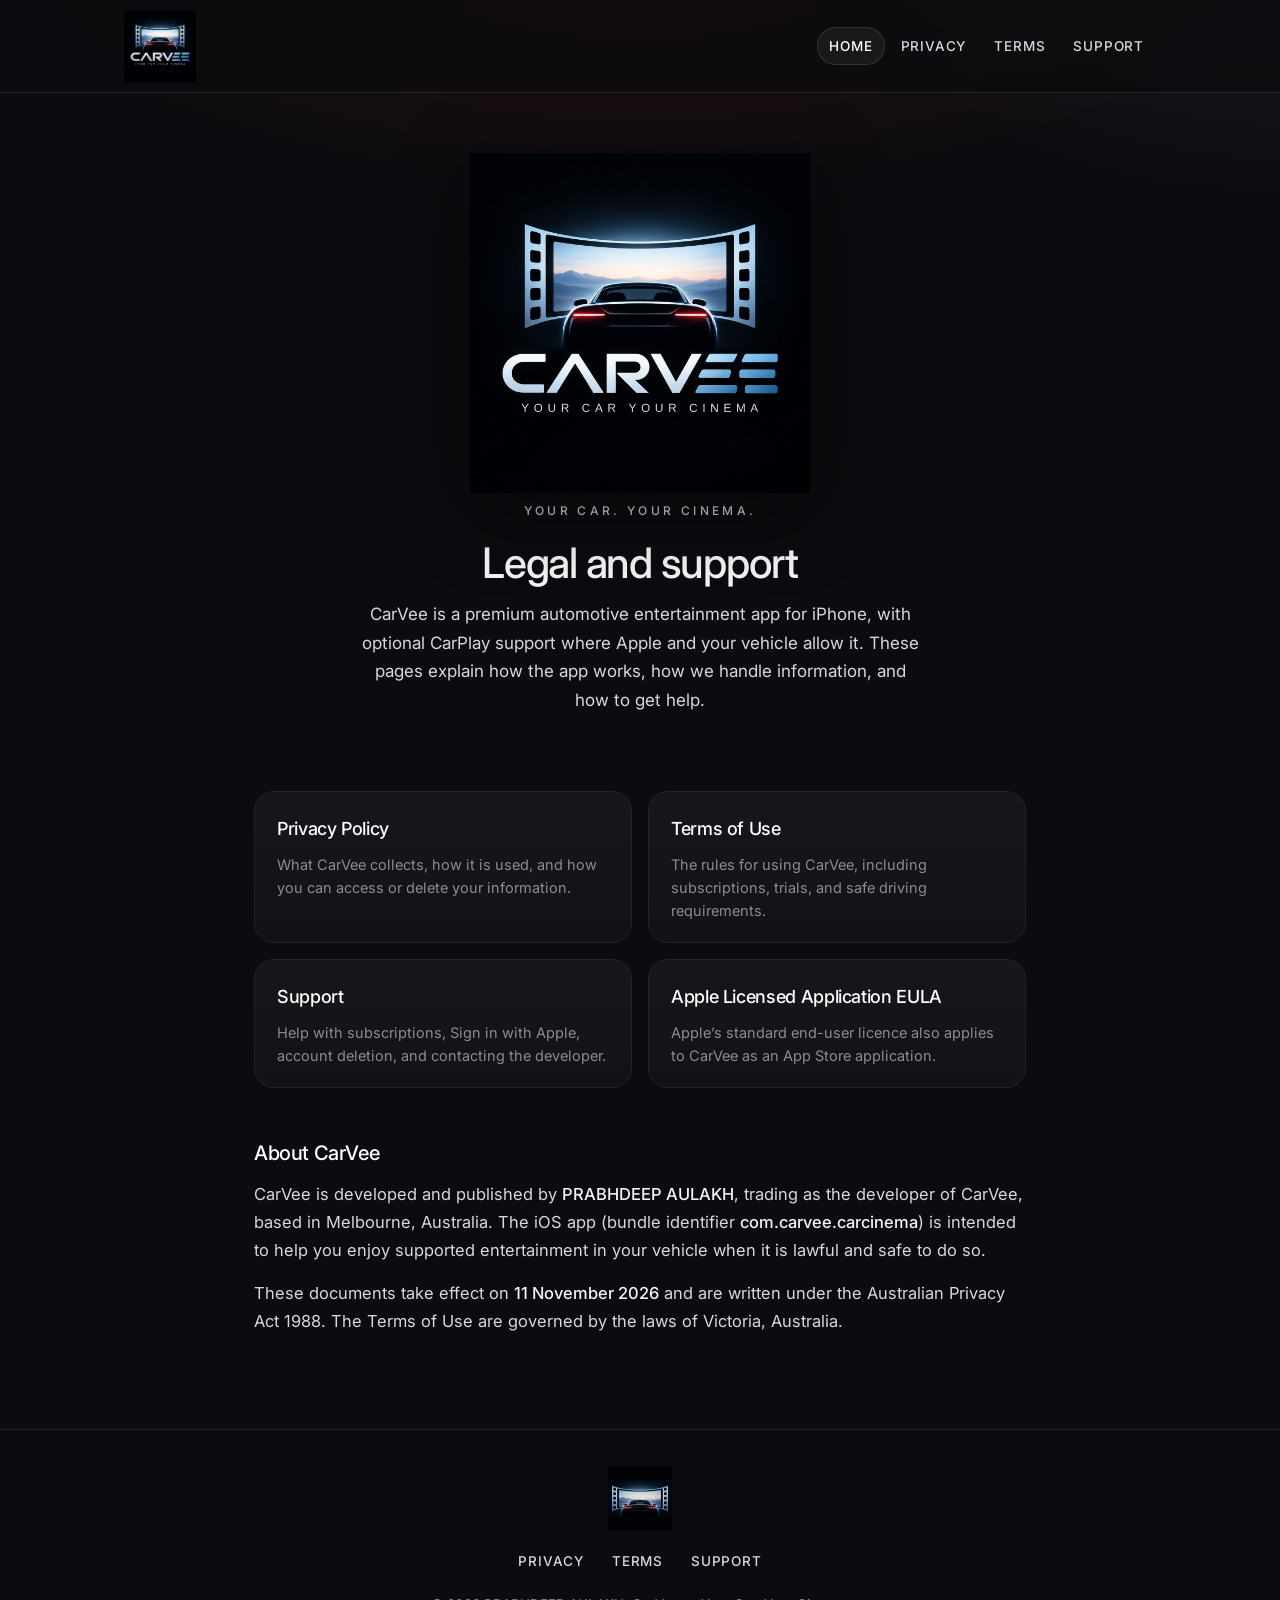
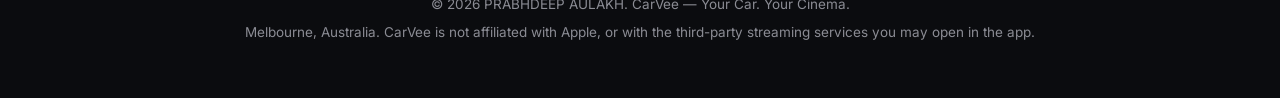
<file: index.html>
<!DOCTYPE html>
<html lang="en">
<head>
  <meta charset="utf-8">
  <meta name="viewport" content="width=device-width, initial-scale=1">
  <title>CarVee — Your Car. Your Cinema.</title>
  <meta name="description" content="Legal, privacy and support information for CarVee, the automotive entertainment app by PRABHDEEP AULAKH.">
  <meta name="theme-color" content="#0B0C0F">
  <link rel="icon" type="image/png" href="assets/favicon.png">
  <link rel="apple-touch-icon" href="assets/icon.png">
  <link rel="canonical" href="https://deepaul781-svg.github.io/carvee-legal/">
  <meta property="og:title" content="CarVee — Your Car. Your Cinema.">
  <meta property="og:description" content="Privacy Policy, Terms of Use and support for the CarVee iOS app.">
  <meta property="og:image" content="https://deepaul781-svg.github.io/carvee-legal/assets/carvee-logo-on.jpg">
  <link rel="preconnect" href="https://fonts.googleapis.com">
  <link rel="preconnect" href="https://fonts.gstatic.com" crossorigin>
  <link href="https://fonts.googleapis.com/css2?family=Inter:wght@400;500&display=swap" rel="stylesheet">
  <link rel="stylesheet" href="styles.css">
</head>
<body>
  <a class="skip" href="#content">Skip to content</a>
  <header class="site-header">
    <div class="header-inner">
      <a class="brand" href="index.html" aria-current="page">
        <img class="logo" src="assets/carvee-logo-on.jpg" alt="CarVee — Your Car. Your Cinema.">
      </a>
      <nav aria-label="Primary">
        <a href="index.html" aria-current="page">Home</a>
        <a href="privacy.html">Privacy</a>
        <a href="terms.html">Terms</a>
        <a href="support.html">Support</a>
      </nav>
    </div>
  </header>

  <main id="content">
    <section class="hero">
      <img class="hero-logo" src="assets/carvee-logo-on.jpg" alt="CarVee logo: a car facing a cinema screen, with the words CarVee — Your Car Your Cinema">
      <p class="tagline">Your Car. Your Cinema.</p>
      <h1>Legal and support</h1>
      <p class="lead">CarVee is a premium automotive entertainment app for iPhone, with optional CarPlay support where Apple and your vehicle allow it. These pages explain how the app works, how we handle information, and how to get help.</p>
    </section>

    <div class="cards">
      <a class="card" href="privacy.html">
        <h2>Privacy Policy</h2>
        <p>What CarVee collects, how it is used, and how you can access or delete your information.</p>
      </a>
      <a class="card" href="terms.html">
        <h2>Terms of Use</h2>
        <p>The rules for using CarVee, including subscriptions, trials, and safe driving requirements.</p>
      </a>
      <a class="card" href="support.html">
        <h2>Support</h2>
        <p>Help with subscriptions, Sign in with Apple, account deletion, and contacting the developer.</p>
      </a>
      <a class="card" href="https://www.apple.com/legal/internet-services/itunes/dev/stdeula/">
        <h2>Apple Licensed Application EULA</h2>
        <p>Apple’s standard end-user licence also applies to CarVee as an App Store application.</p>
      </a>
    </div>

    <h2>About CarVee</h2>
    <p>CarVee is developed and published by <strong>PRABHDEEP AULAKH</strong>, trading as the developer of CarVee, based in Melbourne, Australia. The iOS app (bundle identifier <strong>com.carvee.carcinema</strong>) is intended to help you enjoy supported entertainment in your vehicle when it is lawful and safe to do so.</p>
    <p>These documents take effect on <strong>11 November 2026</strong> and are written under the Australian Privacy Act 1988. The Terms of Use are governed by the laws of Victoria, Australia.</p>
  </main>

  <footer class="site-footer">
    <img class="footer-logo" src="assets/carvee-emblem.png" alt="">
    <nav aria-label="Footer">
      <a href="privacy.html">Privacy</a>
      <a href="terms.html">Terms</a>
      <a href="support.html">Support</a>
    </nav>
    <p>© 2026 PRABHDEEP AULAKH. CarVee — Your Car. Your Cinema.</p>
    <p>Melbourne, Australia. CarVee is not affiliated with Apple, or with the third-party streaming services you may open in the app.</p>
  </footer>
</body>
</html>
</file>
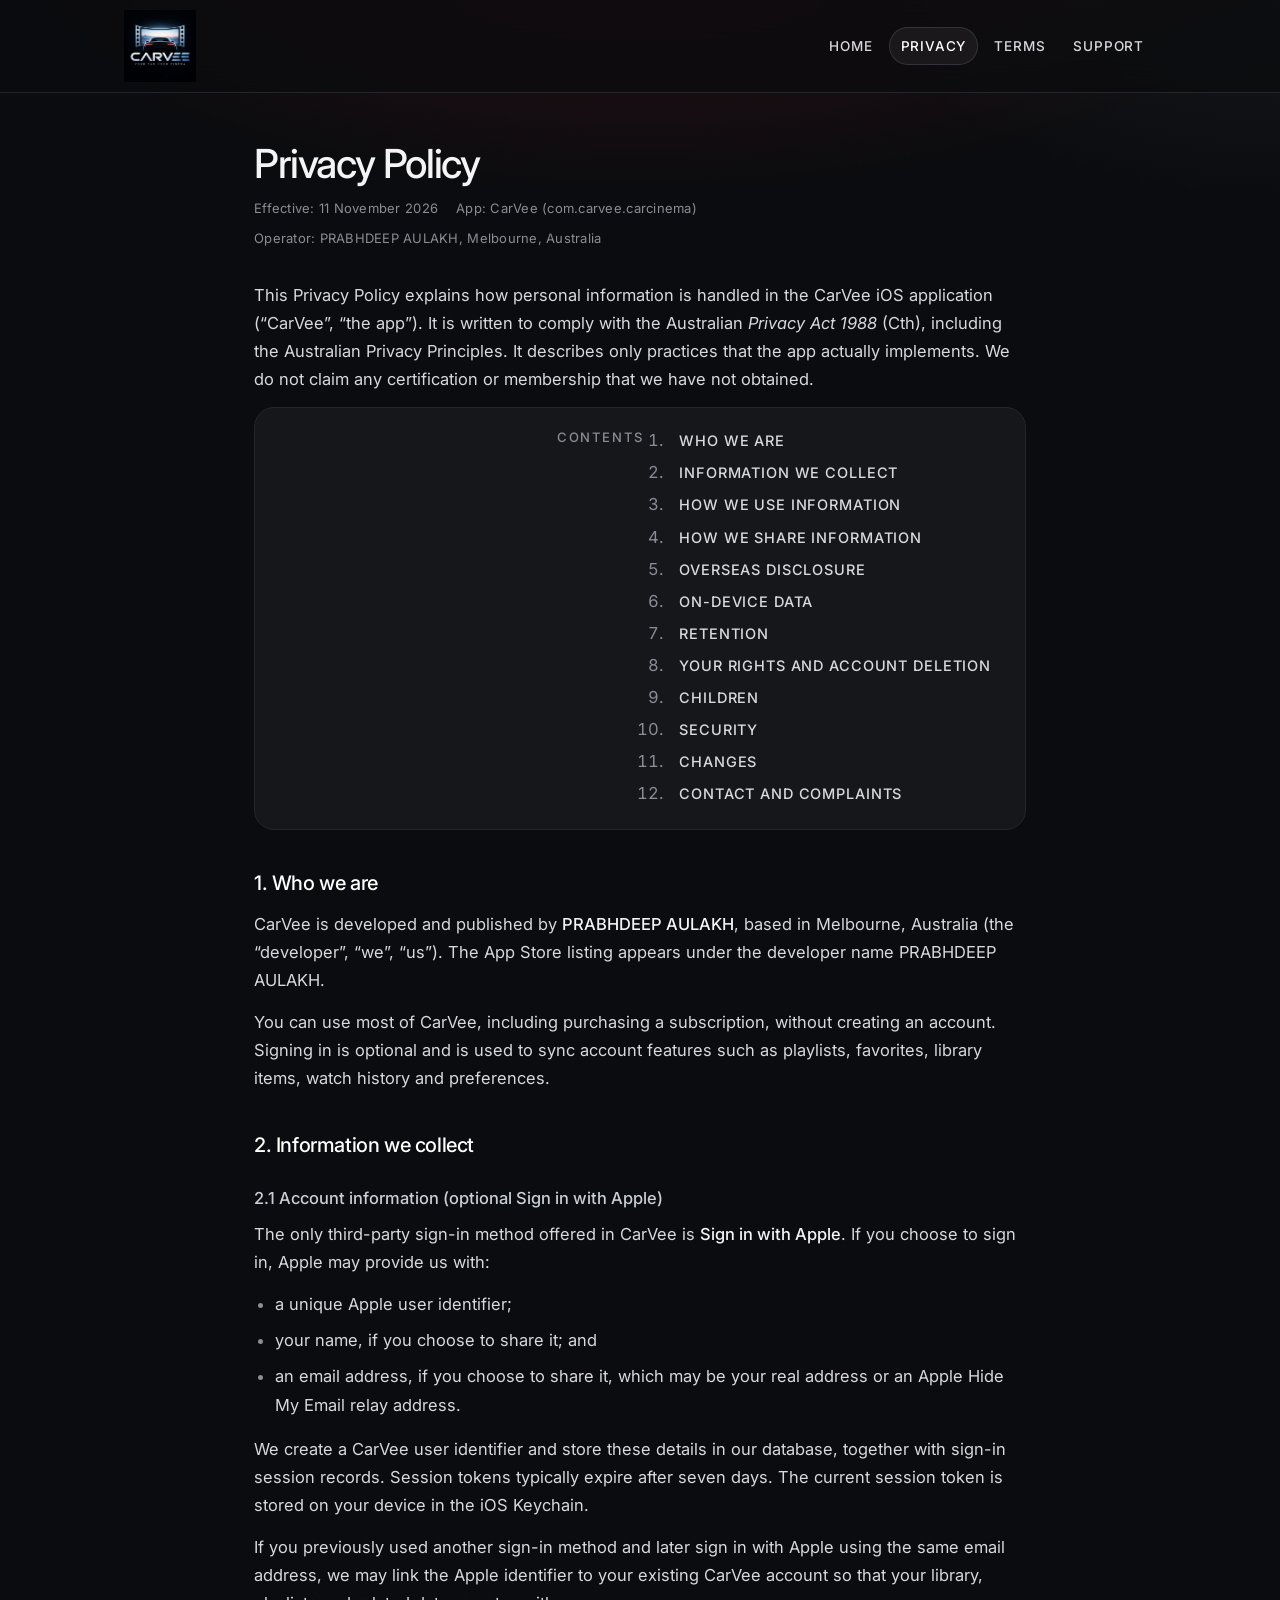
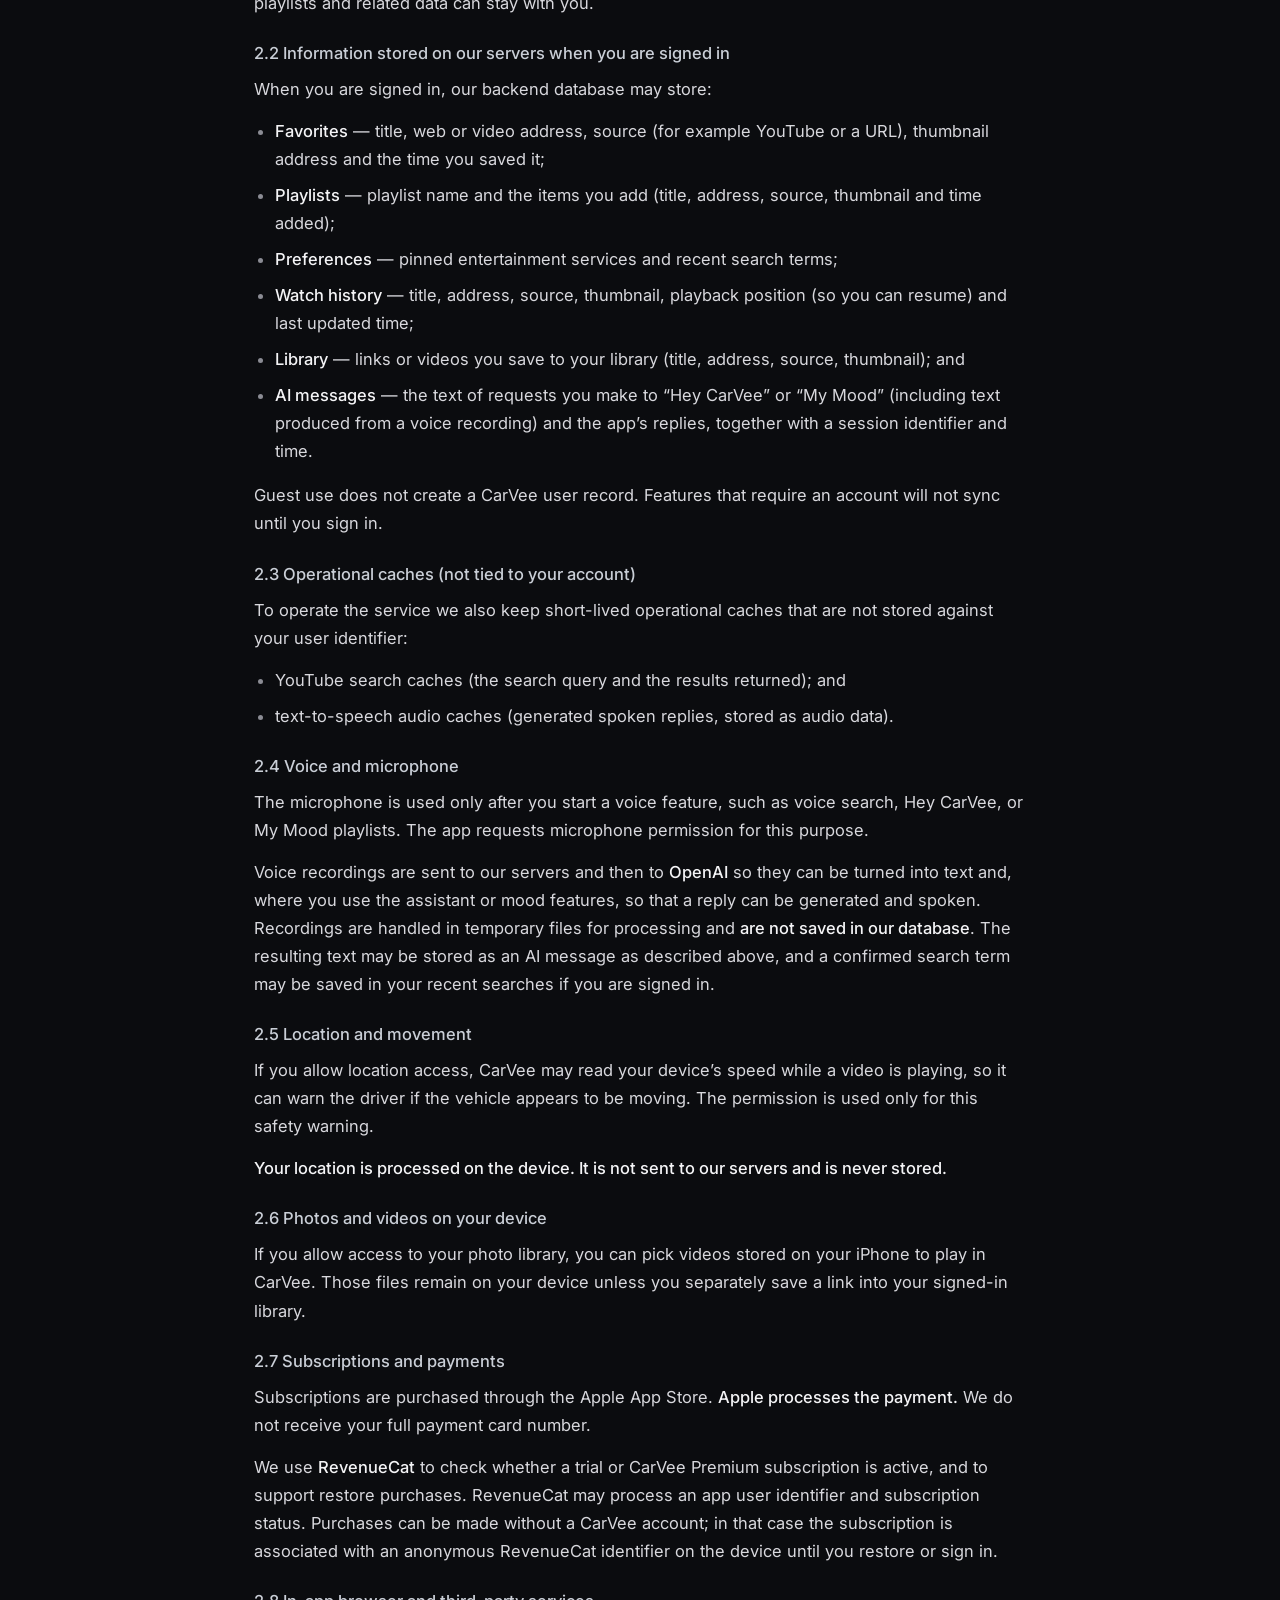
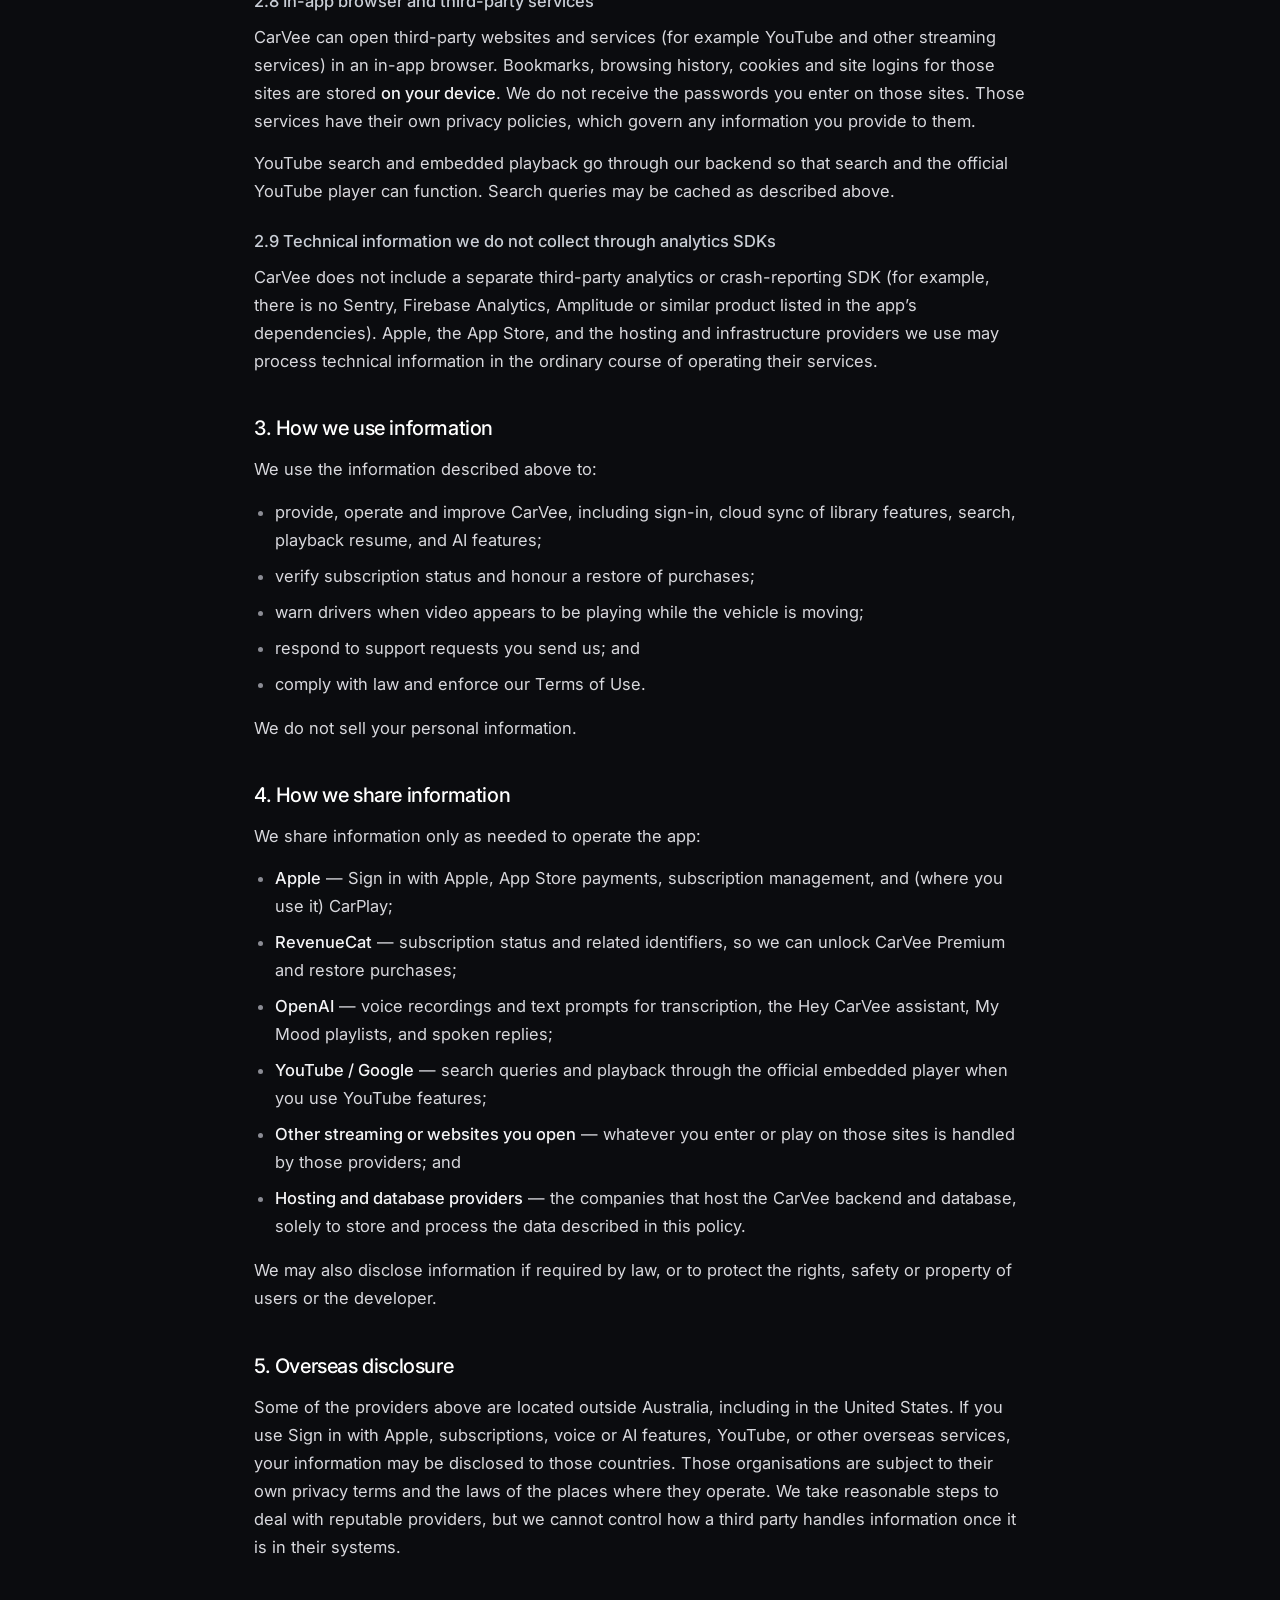
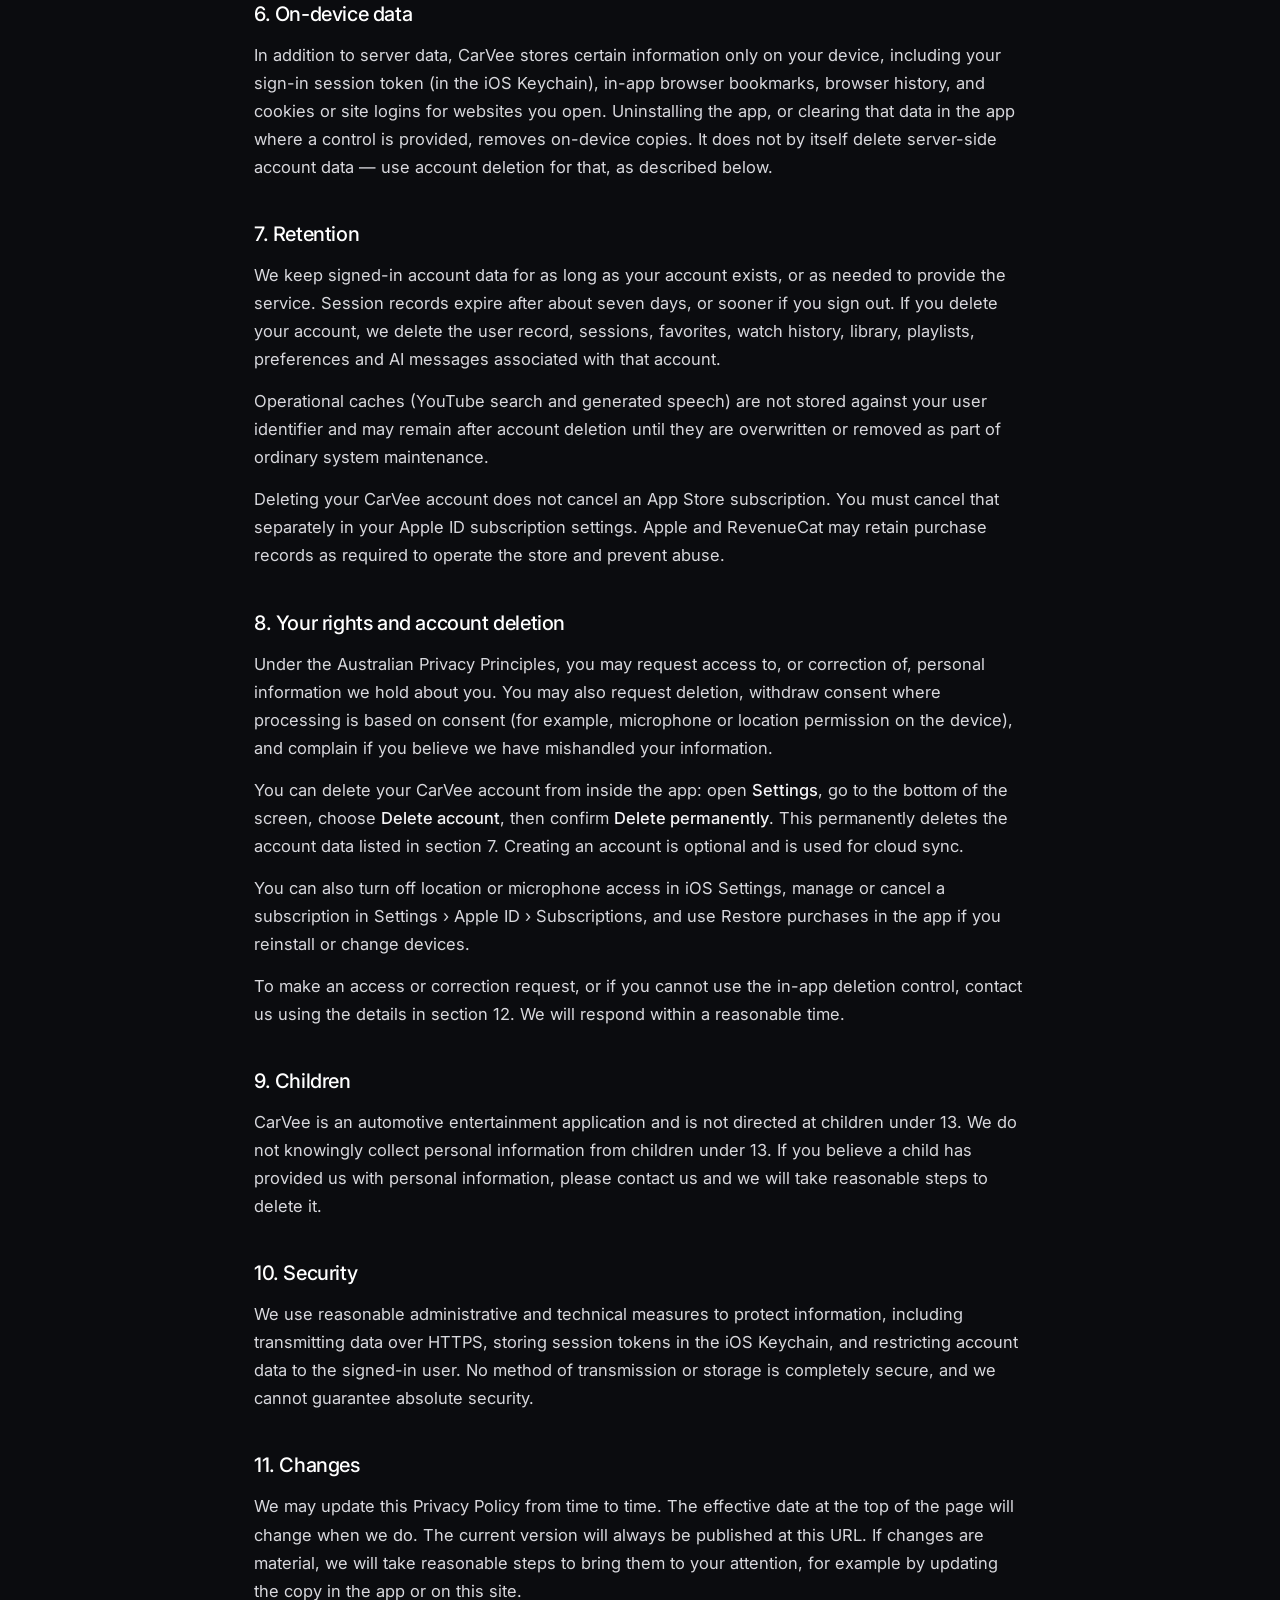
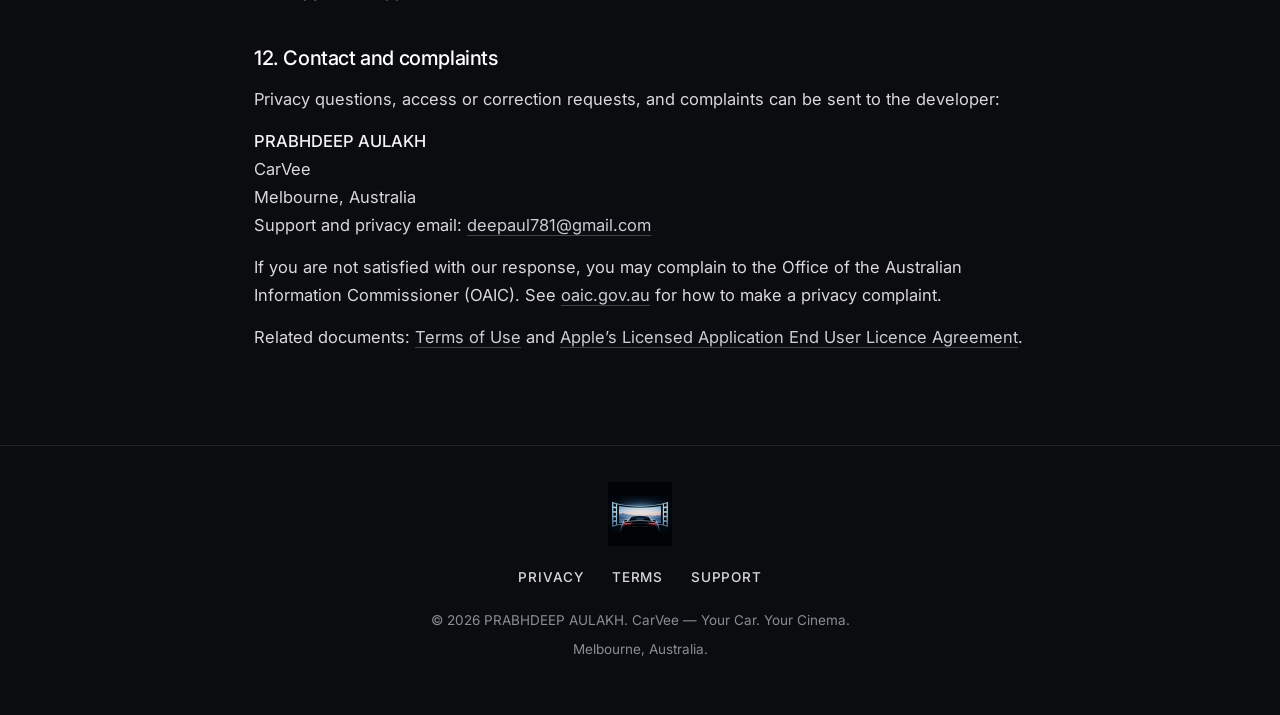
<file: privacy.html>
<!DOCTYPE html>
<html lang="en">
<head>
  <meta charset="utf-8">
  <meta name="viewport" content="width=device-width, initial-scale=1">
  <title>Privacy Policy — CarVee</title>
  <meta name="description" content="CarVee Privacy Policy: how PRABHDEEP AULAKH collects, uses and stores personal information in the CarVee iOS app.">
  <meta name="theme-color" content="#0B0C0F">
  <link rel="icon" type="image/png" href="assets/favicon.png">
  <link rel="apple-touch-icon" href="assets/icon.png">
  <link rel="canonical" href="https://deepaul781-svg.github.io/carvee-legal/privacy.html">
  <meta property="og:title" content="Privacy Policy — CarVee">
  <meta property="og:image" content="https://deepaul781-svg.github.io/carvee-legal/assets/carvee-logo-on.jpg">
  <link rel="preconnect" href="https://fonts.googleapis.com">
  <link rel="preconnect" href="https://fonts.gstatic.com" crossorigin>
  <link href="https://fonts.googleapis.com/css2?family=Inter:wght@400;500&display=swap" rel="stylesheet">
  <link rel="stylesheet" href="styles.css">
</head>
<body>
  <a class="skip" href="#content">Skip to content</a>
  <header class="site-header">
    <div class="header-inner">
      <a class="brand" href="index.html">
        <img class="logo" src="assets/carvee-logo-on.jpg" alt="CarVee — Your Car. Your Cinema.">
      </a>
      <nav aria-label="Primary">
        <a href="index.html">Home</a>
        <a href="privacy.html" aria-current="page">Privacy</a>
        <a href="terms.html">Terms</a>
        <a href="support.html">Support</a>
      </nav>
    </div>
  </header>

  <main id="content">
    <h1 class="page-title">Privacy Policy</h1>
    <p class="meta">
      <span>Effective: 11 November 2026</span>
      <span>App: CarVee (com.carvee.carcinema)</span>
      <span>Operator: PRABHDEEP AULAKH, Melbourne, Australia</span>
    </p>

    <p>This Privacy Policy explains how personal information is handled in the CarVee iOS application (“CarVee”, “the app”). It is written to comply with the Australian <em>Privacy Act 1988</em> (Cth), including the Australian Privacy Principles. It describes only practices that the app actually implements. We do not claim any certification or membership that we have not obtained.</p>

    <nav class="toc" aria-label="Contents">
      <h2>Contents</h2>
      <ol>
        <li><a href="#who">Who we are</a></li>
        <li><a href="#collect">Information we collect</a></li>
        <li><a href="#use">How we use information</a></li>
        <li><a href="#share">How we share information</a></li>
        <li><a href="#overseas">Overseas disclosure</a></li>
        <li><a href="#device">On-device data</a></li>
        <li><a href="#retention">Retention</a></li>
        <li><a href="#rights">Your rights and account deletion</a></li>
        <li><a href="#children">Children</a></li>
        <li><a href="#security">Security</a></li>
        <li><a href="#changes">Changes</a></li>
        <li><a href="#contact">Contact and complaints</a></li>
      </ol>
    </nav>

    <h2 id="who">1. Who we are</h2>
    <p>CarVee is developed and published by <strong>PRABHDEEP AULAKH</strong>, based in Melbourne, Australia (the “developer”, “we”, “us”). The App Store listing appears under the developer name PRABHDEEP AULAKH.</p>
    <p>You can use most of CarVee, including purchasing a subscription, without creating an account. Signing in is optional and is used to sync account features such as playlists, favorites, library items, watch history and preferences.</p>

    <h2 id="collect">2. Information we collect</h2>

    <h3>2.1 Account information (optional Sign in with Apple)</h3>
    <p>The only third-party sign-in method offered in CarVee is <strong>Sign in with Apple</strong>. If you choose to sign in, Apple may provide us with:</p>
    <ul>
      <li>a unique Apple user identifier;</li>
      <li>your name, if you choose to share it; and</li>
      <li>an email address, if you choose to share it, which may be your real address or an Apple Hide My Email relay address.</li>
    </ul>
    <p>We create a CarVee user identifier and store these details in our database, together with sign-in session records. Session tokens typically expire after seven days. The current session token is stored on your device in the iOS Keychain.</p>
    <p>If you previously used another sign-in method and later sign in with Apple using the same email address, we may link the Apple identifier to your existing CarVee account so that your library, playlists and related data can stay with you.</p>

    <h3>2.2 Information stored on our servers when you are signed in</h3>
    <p>When you are signed in, our backend database may store:</p>
    <ul>
      <li><strong>Favorites</strong> — title, web or video address, source (for example YouTube or a URL), thumbnail address and the time you saved it;</li>
      <li><strong>Playlists</strong> — playlist name and the items you add (title, address, source, thumbnail and time added);</li>
      <li><strong>Preferences</strong> — pinned entertainment services and recent search terms;</li>
      <li><strong>Watch history</strong> — title, address, source, thumbnail, playback position (so you can resume) and last updated time;</li>
      <li><strong>Library</strong> — links or videos you save to your library (title, address, source, thumbnail); and</li>
      <li><strong>AI messages</strong> — the text of requests you make to “Hey CarVee” or “My Mood” (including text produced from a voice recording) and the app’s replies, together with a session identifier and time.</li>
    </ul>
    <p>Guest use does not create a CarVee user record. Features that require an account will not sync until you sign in.</p>

    <h3>2.3 Operational caches (not tied to your account)</h3>
    <p>To operate the service we also keep short-lived operational caches that are not stored against your user identifier:</p>
    <ul>
      <li>YouTube search caches (the search query and the results returned); and</li>
      <li>text-to-speech audio caches (generated spoken replies, stored as audio data).</li>
    </ul>

    <h3>2.4 Voice and microphone</h3>
    <p>The microphone is used only after you start a voice feature, such as voice search, Hey CarVee, or My Mood playlists. The app requests microphone permission for this purpose.</p>
    <p>Voice recordings are sent to our servers and then to <strong>OpenAI</strong> so they can be turned into text and, where you use the assistant or mood features, so that a reply can be generated and spoken. Recordings are handled in temporary files for processing and <strong>are not saved in our database</strong>. The resulting text may be stored as an AI message as described above, and a confirmed search term may be saved in your recent searches if you are signed in.</p>

    <h3>2.5 Location and movement</h3>
    <p>If you allow location access, CarVee may read your device’s speed while a video is playing, so it can warn the driver if the vehicle appears to be moving. The permission is used only for this safety warning.</p>
    <p><strong>Your location is processed on the device. It is not sent to our servers and is never stored.</strong></p>

    <h3>2.6 Photos and videos on your device</h3>
    <p>If you allow access to your photo library, you can pick videos stored on your iPhone to play in CarVee. Those files remain on your device unless you separately save a link into your signed-in library.</p>

    <h3>2.7 Subscriptions and payments</h3>
    <p>Subscriptions are purchased through the Apple App Store. <strong>Apple processes the payment.</strong> We do not receive your full payment card number.</p>
    <p>We use <strong>RevenueCat</strong> to check whether a trial or CarVee Premium subscription is active, and to support restore purchases. RevenueCat may process an app user identifier and subscription status. Purchases can be made without a CarVee account; in that case the subscription is associated with an anonymous RevenueCat identifier on the device until you restore or sign in.</p>

    <h3>2.8 In-app browser and third-party services</h3>
    <p>CarVee can open third-party websites and services (for example YouTube and other streaming services) in an in-app browser. Bookmarks, browsing history, cookies and site logins for those sites are stored <strong>on your device</strong>. We do not receive the passwords you enter on those sites. Those services have their own privacy policies, which govern any information you provide to them.</p>
    <p>YouTube search and embedded playback go through our backend so that search and the official YouTube player can function. Search queries may be cached as described above.</p>

    <h3>2.9 Technical information we do not collect through analytics SDKs</h3>
    <p>CarVee does not include a separate third-party analytics or crash-reporting SDK (for example, there is no Sentry, Firebase Analytics, Amplitude or similar product listed in the app’s dependencies). Apple, the App Store, and the hosting and infrastructure providers we use may process technical information in the ordinary course of operating their services.</p>

    <h2 id="use">3. How we use information</h2>
    <p>We use the information described above to:</p>
    <ul>
      <li>provide, operate and improve CarVee, including sign-in, cloud sync of library features, search, playback resume, and AI features;</li>
      <li>verify subscription status and honour a restore of purchases;</li>
      <li>warn drivers when video appears to be playing while the vehicle is moving;</li>
      <li>respond to support requests you send us; and</li>
      <li>comply with law and enforce our Terms of Use.</li>
    </ul>
    <p>We do not sell your personal information.</p>

    <h2 id="share">4. How we share information</h2>
    <p>We share information only as needed to operate the app:</p>
    <ul>
      <li><strong>Apple</strong> — Sign in with Apple, App Store payments, subscription management, and (where you use it) CarPlay;</li>
      <li><strong>RevenueCat</strong> — subscription status and related identifiers, so we can unlock CarVee Premium and restore purchases;</li>
      <li><strong>OpenAI</strong> — voice recordings and text prompts for transcription, the Hey CarVee assistant, My Mood playlists, and spoken replies;</li>
      <li><strong>YouTube / Google</strong> — search queries and playback through the official embedded player when you use YouTube features;</li>
      <li><strong>Other streaming or websites you open</strong> — whatever you enter or play on those sites is handled by those providers; and</li>
      <li><strong>Hosting and database providers</strong> — the companies that host the CarVee backend and database, solely to store and process the data described in this policy.</li>
    </ul>
    <p>We may also disclose information if required by law, or to protect the rights, safety or property of users or the developer.</p>

    <h2 id="overseas">5. Overseas disclosure</h2>
    <p>Some of the providers above are located outside Australia, including in the United States. If you use Sign in with Apple, subscriptions, voice or AI features, YouTube, or other overseas services, your information may be disclosed to those countries. Those organisations are subject to their own privacy terms and the laws of the places where they operate. We take reasonable steps to deal with reputable providers, but we cannot control how a third party handles information once it is in their systems.</p>

    <h2 id="device">6. On-device data</h2>
    <p>In addition to server data, CarVee stores certain information only on your device, including your sign-in session token (in the iOS Keychain), in-app browser bookmarks, browser history, and cookies or site logins for websites you open. Uninstalling the app, or clearing that data in the app where a control is provided, removes on-device copies. It does not by itself delete server-side account data — use account deletion for that, as described below.</p>

    <h2 id="retention">7. Retention</h2>
    <p>We keep signed-in account data for as long as your account exists, or as needed to provide the service. Session records expire after about seven days, or sooner if you sign out. If you delete your account, we delete the user record, sessions, favorites, watch history, library, playlists, preferences and AI messages associated with that account.</p>
    <p>Operational caches (YouTube search and generated speech) are not stored against your user identifier and may remain after account deletion until they are overwritten or removed as part of ordinary system maintenance.</p>
    <p>Deleting your CarVee account does not cancel an App Store subscription. You must cancel that separately in your Apple ID subscription settings. Apple and RevenueCat may retain purchase records as required to operate the store and prevent abuse.</p>

    <h2 id="rights">8. Your rights and account deletion</h2>
    <p>Under the Australian Privacy Principles, you may request access to, or correction of, personal information we hold about you. You may also request deletion, withdraw consent where processing is based on consent (for example, microphone or location permission on the device), and complain if you believe we have mishandled your information.</p>
    <p>You can delete your CarVee account from inside the app: open <strong>Settings</strong>, go to the bottom of the screen, choose <strong>Delete account</strong>, then confirm <strong>Delete permanently</strong>. This permanently deletes the account data listed in section 7. Creating an account is optional and is used for cloud sync.</p>
    <p>You can also turn off location or microphone access in iOS Settings, manage or cancel a subscription in Settings › Apple ID › Subscriptions, and use Restore purchases in the app if you reinstall or change devices.</p>
    <p>To make an access or correction request, or if you cannot use the in-app deletion control, contact us using the details in section 12. We will respond within a reasonable time.</p>

    <h2 id="children">9. Children</h2>
    <p>CarVee is an automotive entertainment application and is not directed at children under 13. We do not knowingly collect personal information from children under 13. If you believe a child has provided us with personal information, please contact us and we will take reasonable steps to delete it.</p>

    <h2 id="security">10. Security</h2>
    <p>We use reasonable administrative and technical measures to protect information, including transmitting data over HTTPS, storing session tokens in the iOS Keychain, and restricting account data to the signed-in user. No method of transmission or storage is completely secure, and we cannot guarantee absolute security.</p>

    <h2 id="changes">11. Changes</h2>
    <p>We may update this Privacy Policy from time to time. The effective date at the top of the page will change when we do. The current version will always be published at this URL. If changes are material, we will take reasonable steps to bring them to your attention, for example by updating the copy in the app or on this site.</p>

    <h2 id="contact">12. Contact and complaints</h2>
    <p>Privacy questions, access or correction requests, and complaints can be sent to the developer:</p>
    <p>
      <strong>PRABHDEEP AULAKH</strong><br>
      CarVee<br>
      Melbourne, Australia<br>
      Support and privacy email: <a href="mailto:deepaul781@gmail.com">deepaul781@gmail.com</a>
    </p>
    <p>If you are not satisfied with our response, you may complain to the Office of the Australian Information Commissioner (OAIC). See <a href="https://www.oaic.gov.au/">oaic.gov.au</a> for how to make a privacy complaint.</p>
    <p>Related documents: <a href="terms.html">Terms of Use</a> and <a href="https://www.apple.com/legal/internet-services/itunes/dev/stdeula/">Apple’s Licensed Application End User Licence Agreement</a>.</p>
  </main>

  <footer class="site-footer">
    <img class="footer-logo" src="assets/carvee-emblem.png" alt="">
    <nav aria-label="Footer">
      <a href="privacy.html">Privacy</a>
      <a href="terms.html">Terms</a>
      <a href="support.html">Support</a>
    </nav>
    <p>© 2026 PRABHDEEP AULAKH. CarVee — Your Car. Your Cinema.</p>
    <p>Melbourne, Australia.</p>
  </footer>
</body>
</html>
</file>
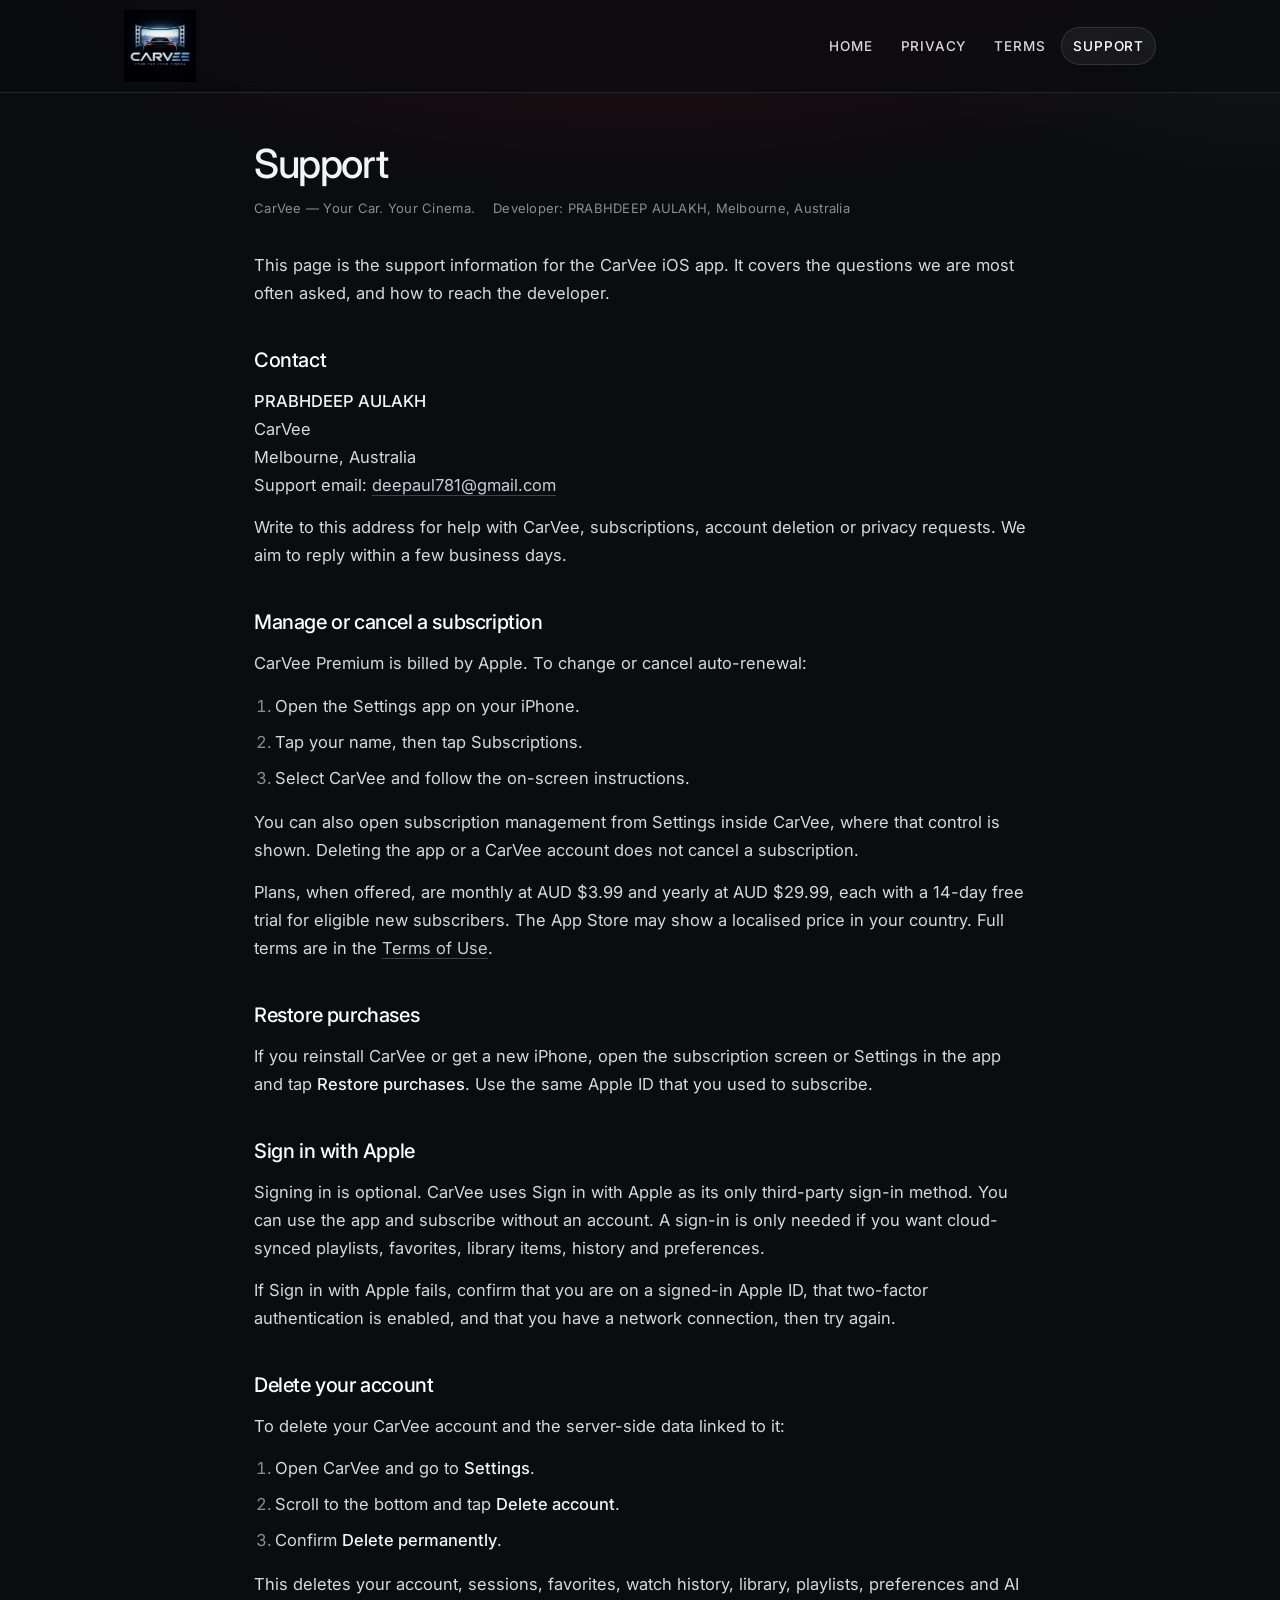
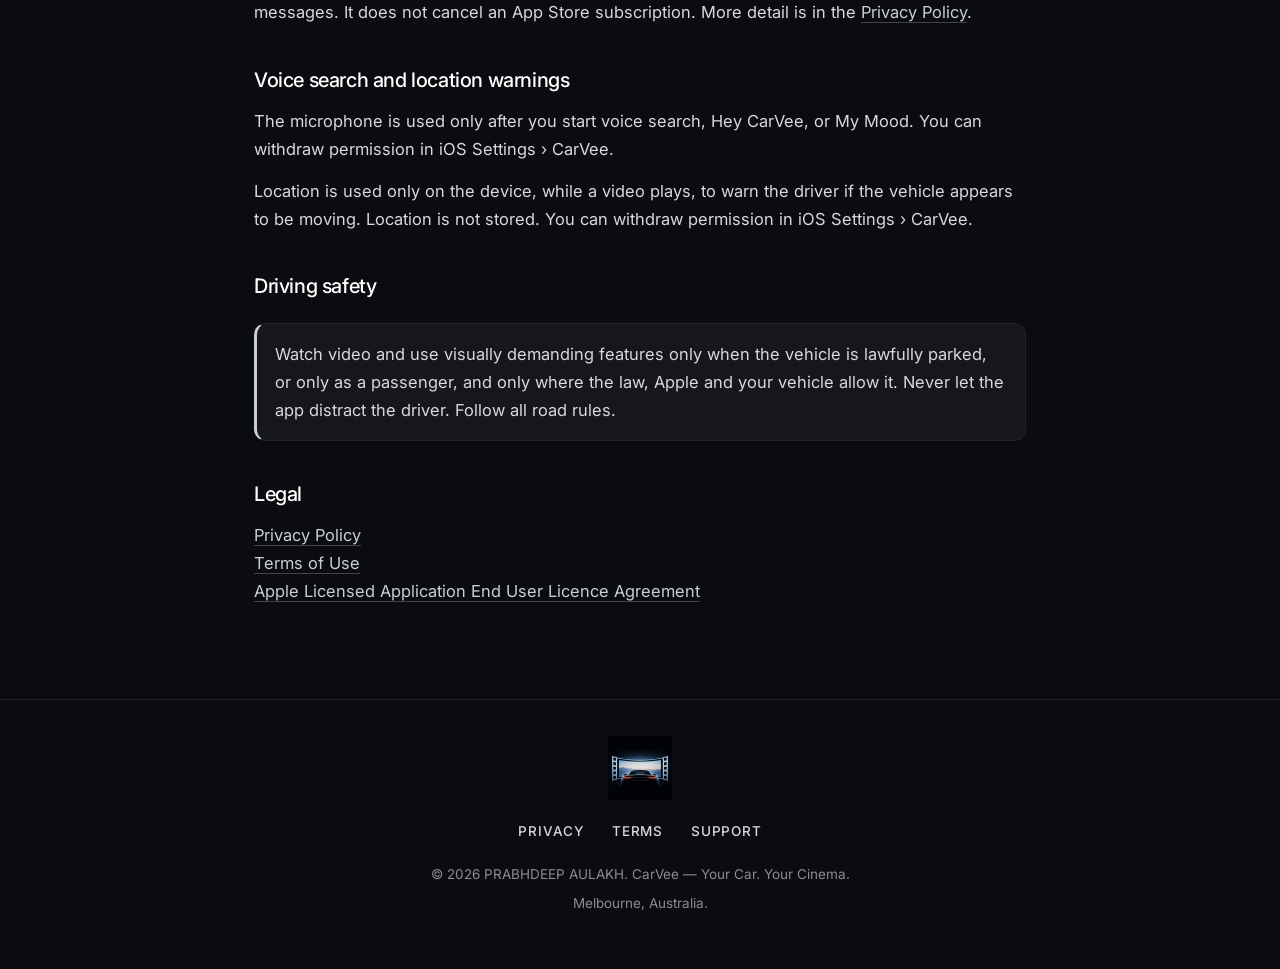
<file: support.html>
<!DOCTYPE html>
<html lang="en">
<head>
  <meta charset="utf-8">
  <meta name="viewport" content="width=device-width, initial-scale=1">
  <title>Support — CarVee</title>
  <meta name="description" content="Get help with CarVee: subscriptions, Sign in with Apple, account deletion, and how to contact the developer.">
  <meta name="theme-color" content="#0B0C0F">
  <link rel="icon" type="image/png" href="assets/favicon.png">
  <link rel="apple-touch-icon" href="assets/icon.png">
  <link rel="canonical" href="https://deepaul781-svg.github.io/carvee-legal/support.html">
  <meta property="og:title" content="Support — CarVee">
  <meta property="og:image" content="https://deepaul781-svg.github.io/carvee-legal/assets/carvee-logo-on.jpg">
  <link rel="preconnect" href="https://fonts.googleapis.com">
  <link rel="preconnect" href="https://fonts.gstatic.com" crossorigin>
  <link href="https://fonts.googleapis.com/css2?family=Inter:wght@400;500&display=swap" rel="stylesheet">
  <link rel="stylesheet" href="styles.css">
</head>
<body>
  <a class="skip" href="#content">Skip to content</a>
  <header class="site-header">
    <div class="header-inner">
      <a class="brand" href="index.html">
        <img class="logo" src="assets/carvee-logo-on.jpg" alt="CarVee — Your Car. Your Cinema.">
      </a>
      <nav aria-label="Primary">
        <a href="index.html">Home</a>
        <a href="privacy.html">Privacy</a>
        <a href="terms.html">Terms</a>
        <a href="support.html" aria-current="page">Support</a>
      </nav>
    </div>
  </header>

  <main id="content">
    <h1 class="page-title">Support</h1>
    <p class="meta">
      <span>CarVee — Your Car. Your Cinema.</span>
      <span>Developer: PRABHDEEP AULAKH, Melbourne, Australia</span>
    </p>

    <p>This page is the support information for the CarVee iOS app. It covers the questions we are most often asked, and how to reach the developer.</p>

    <h2>Contact</h2>
    <p>
      <strong>PRABHDEEP AULAKH</strong><br>
      CarVee<br>
      Melbourne, Australia<br>
      Support email: <a href="mailto:deepaul781@gmail.com">deepaul781@gmail.com</a>
    </p>
    <p>Write to this address for help with CarVee, subscriptions, account deletion or privacy requests. We aim to reply within a few business days.</p>

    <h2>Manage or cancel a subscription</h2>
    <p>CarVee Premium is billed by Apple. To change or cancel auto-renewal:</p>
    <ol>
      <li>Open the Settings app on your iPhone.</li>
      <li>Tap your name, then tap Subscriptions.</li>
      <li>Select CarVee and follow the on-screen instructions.</li>
    </ol>
    <p>You can also open subscription management from Settings inside CarVee, where that control is shown. Deleting the app or a CarVee account does not cancel a subscription.</p>
    <p>Plans, when offered, are monthly at AUD $3.99 and yearly at AUD $29.99, each with a 14-day free trial for eligible new subscribers. The App Store may show a localised price in your country. Full terms are in the <a href="terms.html">Terms of Use</a>.</p>

    <h2>Restore purchases</h2>
    <p>If you reinstall CarVee or get a new iPhone, open the subscription screen or Settings in the app and tap <strong>Restore purchases</strong>. Use the same Apple ID that you used to subscribe.</p>

    <h2>Sign in with Apple</h2>
    <p>Signing in is optional. CarVee uses Sign in with Apple as its only third-party sign-in method. You can use the app and subscribe without an account. A sign-in is only needed if you want cloud-synced playlists, favorites, library items, history and preferences.</p>
    <p>If Sign in with Apple fails, confirm that you are on a signed-in Apple ID, that two-factor authentication is enabled, and that you have a network connection, then try again.</p>

    <h2>Delete your account</h2>
    <p>To delete your CarVee account and the server-side data linked to it:</p>
    <ol>
      <li>Open CarVee and go to <strong>Settings</strong>.</li>
      <li>Scroll to the bottom and tap <strong>Delete account</strong>.</li>
      <li>Confirm <strong>Delete permanently</strong>.</li>
    </ol>
    <p>This deletes your account, sessions, favorites, watch history, library, playlists, preferences and AI messages. It does not cancel an App Store subscription. More detail is in the <a href="privacy.html">Privacy Policy</a>.</p>

    <h2>Voice search and location warnings</h2>
    <p>The microphone is used only after you start voice search, Hey CarVee, or My Mood. You can withdraw permission in iOS Settings › CarVee.</p>
    <p>Location is used only on the device, while a video plays, to warn the driver if the vehicle appears to be moving. Location is not stored. You can withdraw permission in iOS Settings › CarVee.</p>

    <h2>Driving safety</h2>
    <div class="callout safety">
      <p style="margin:0;">Watch video and use visually demanding features only when the vehicle is lawfully parked, or only as a passenger, and only where the law, Apple and your vehicle allow it. Never let the app distract the driver. Follow all road rules.</p>
    </div>

    <h2>Legal</h2>
    <p>
      <a href="privacy.html">Privacy Policy</a><br>
      <a href="terms.html">Terms of Use</a><br>
      <a href="https://www.apple.com/legal/internet-services/itunes/dev/stdeula/">Apple Licensed Application End User Licence Agreement</a>
    </p>
  </main>

  <footer class="site-footer">
    <img class="footer-logo" src="assets/carvee-emblem.png" alt="">
    <nav aria-label="Footer">
      <a href="privacy.html">Privacy</a>
      <a href="terms.html">Terms</a>
      <a href="support.html">Support</a>
    </nav>
    <p>© 2026 PRABHDEEP AULAKH. CarVee — Your Car. Your Cinema.</p>
    <p>Melbourne, Australia.</p>
  </footer>
</body>
</html>
</file>
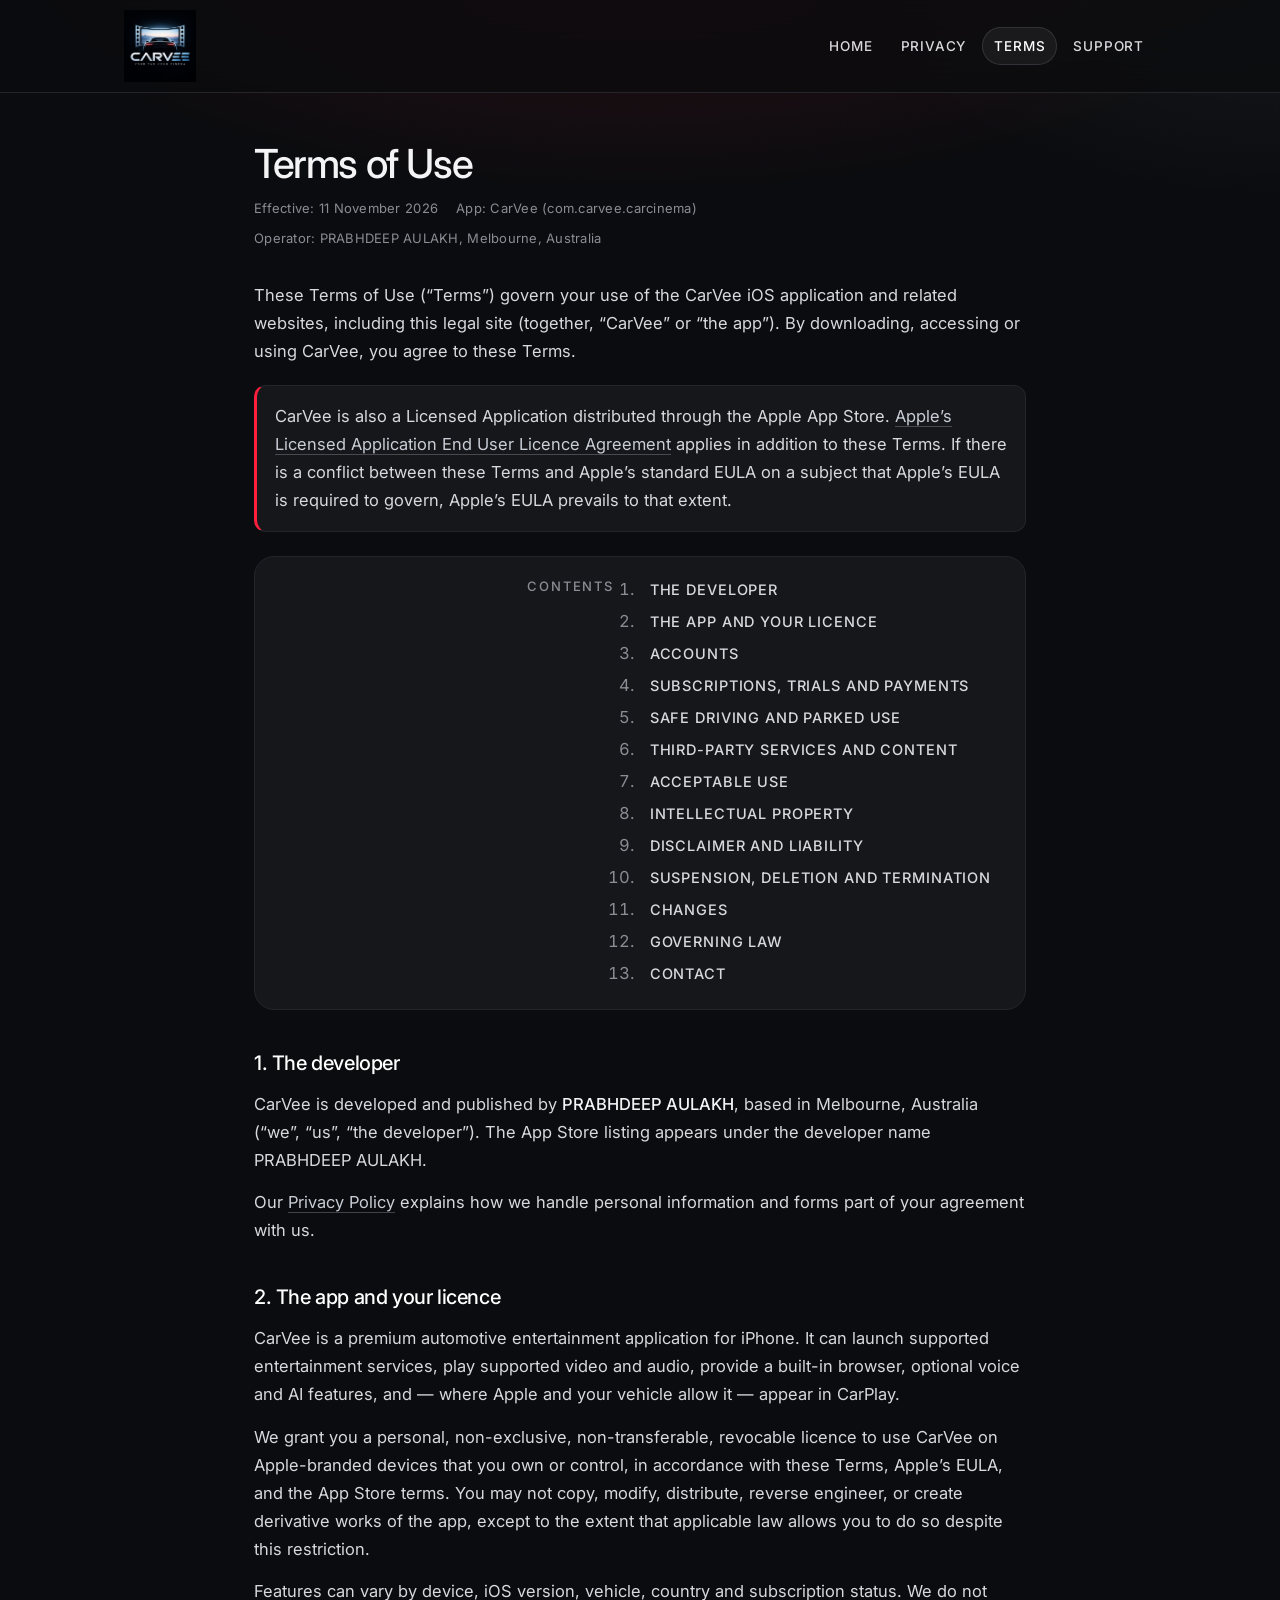
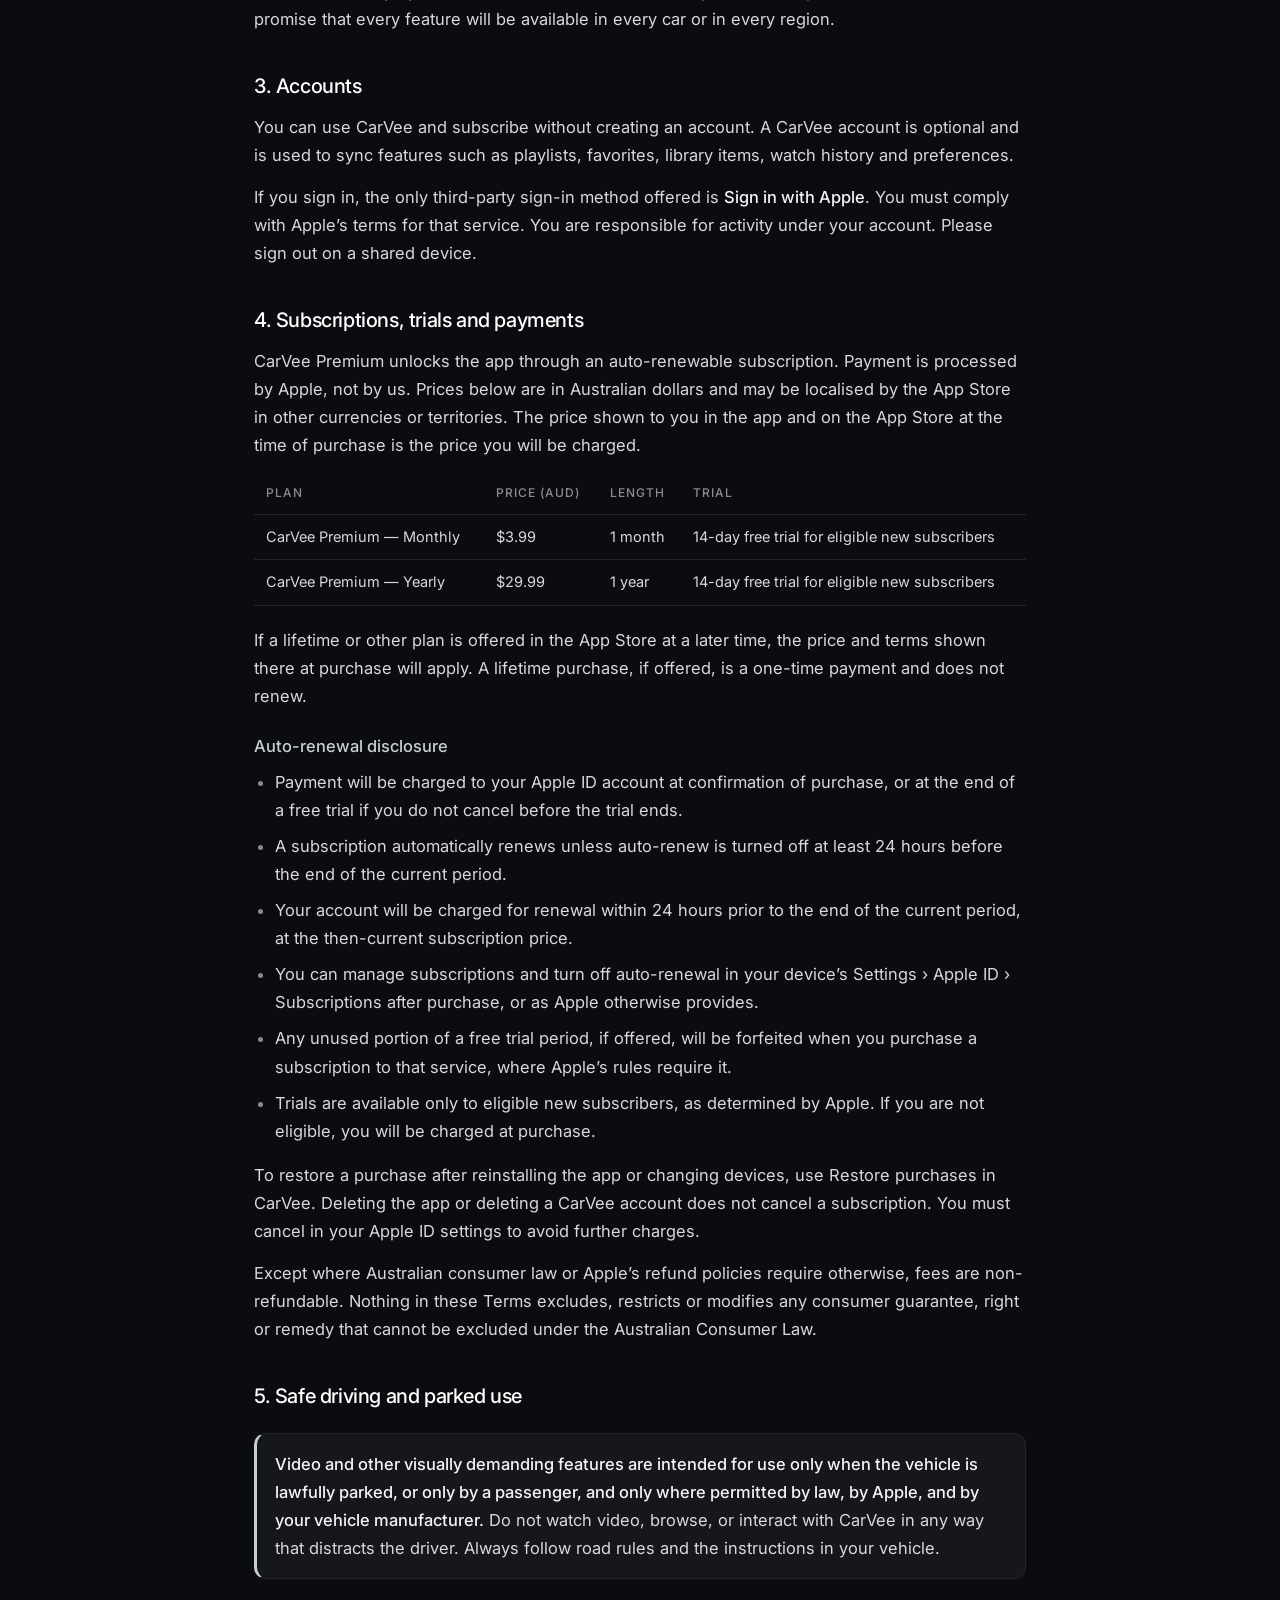
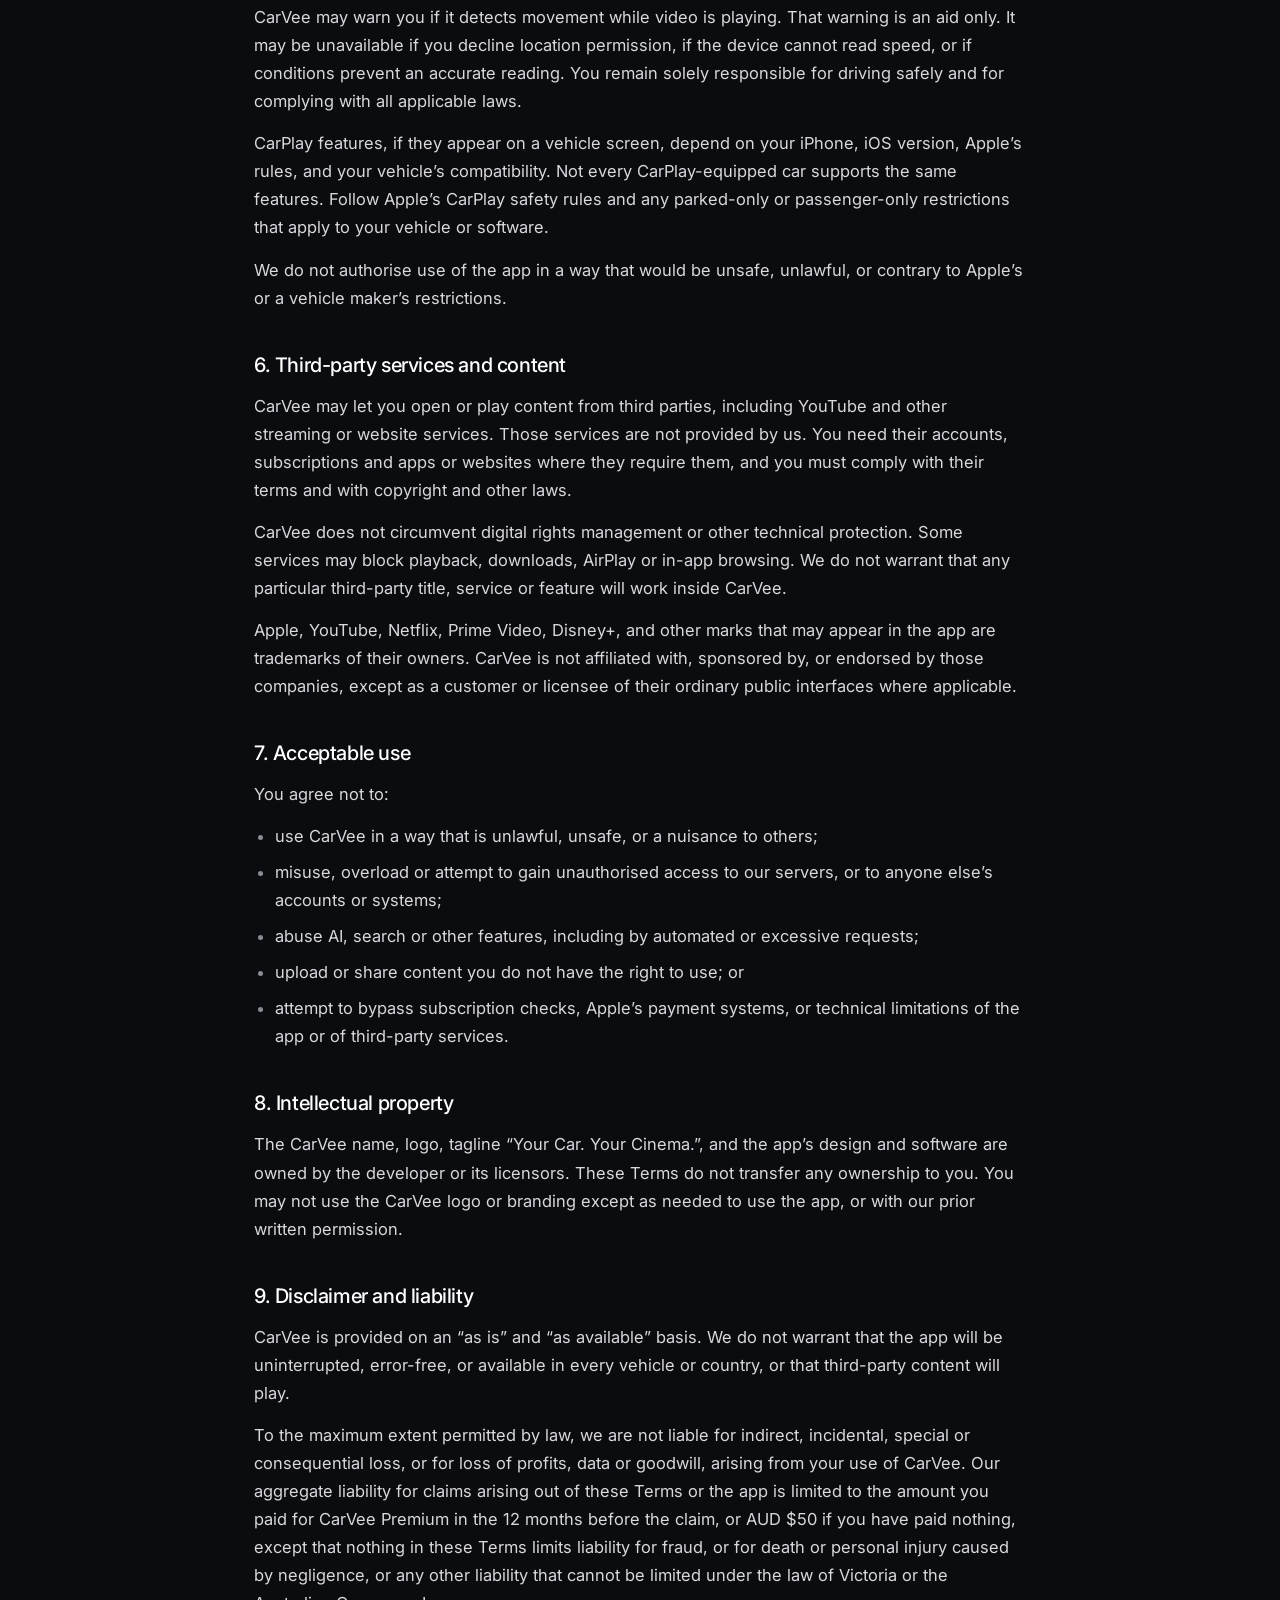
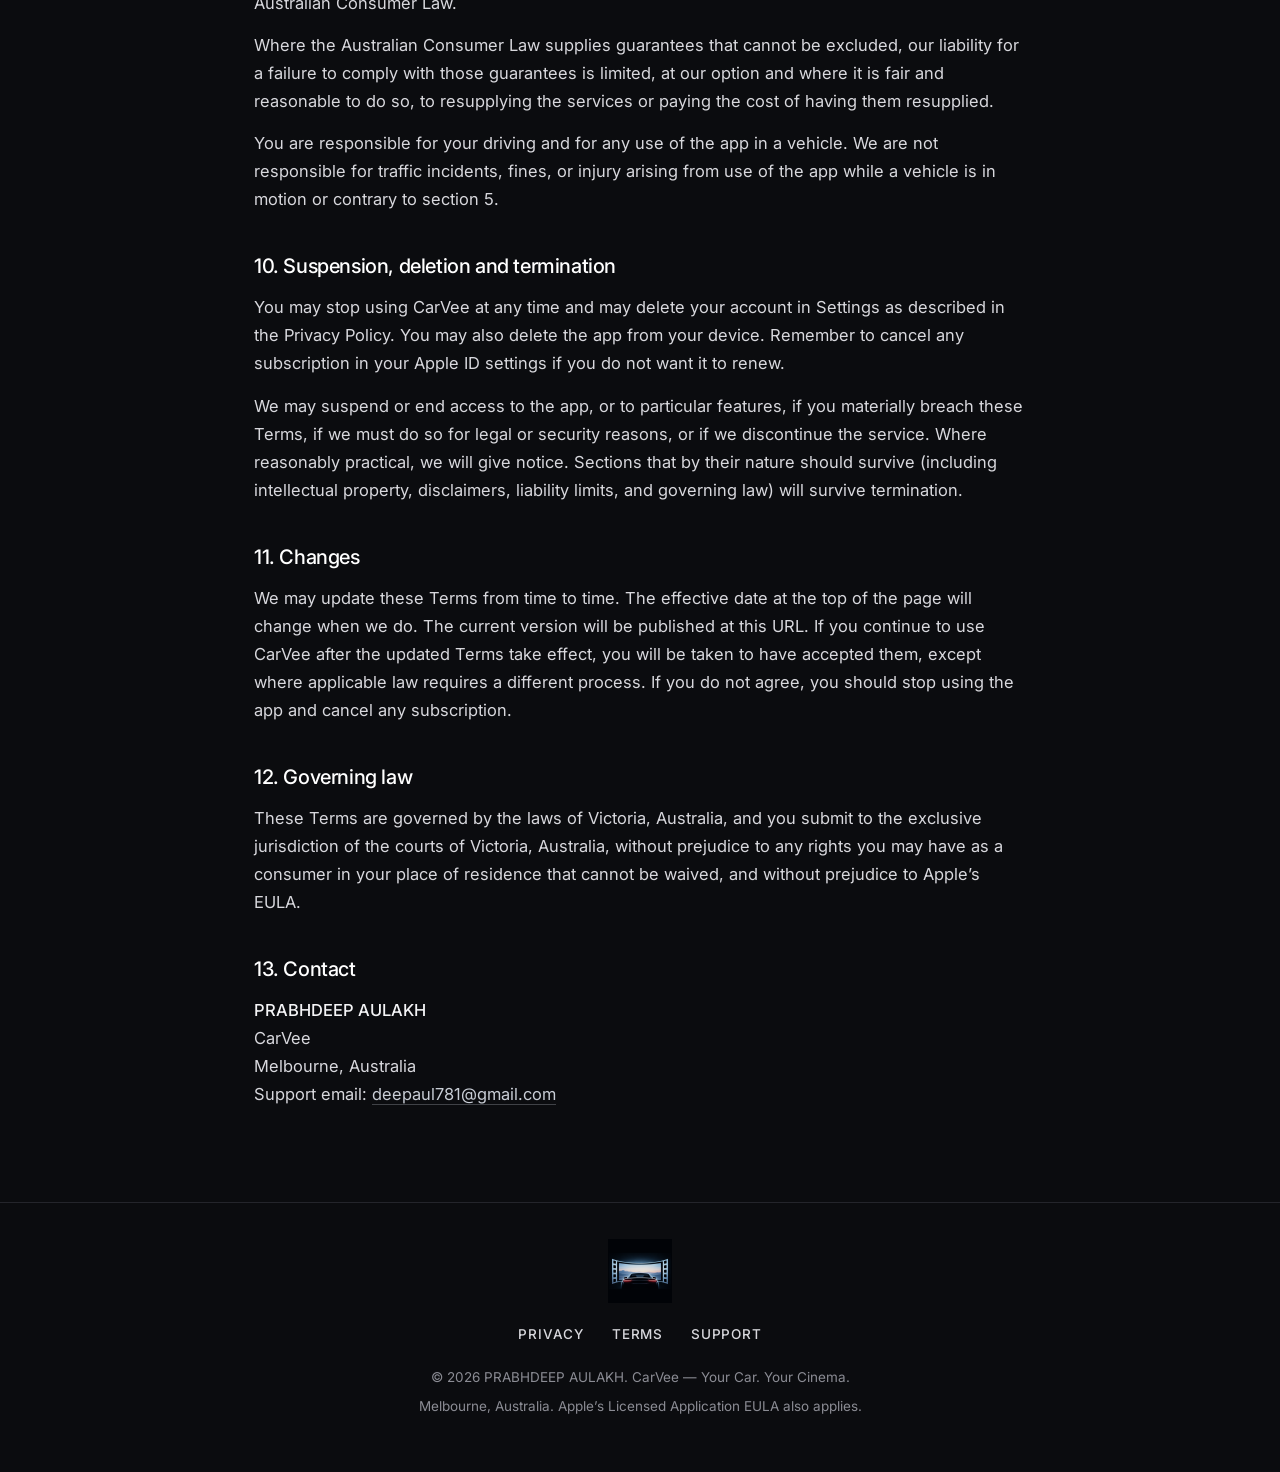
<file: terms.html>
<!DOCTYPE html>
<html lang="en">
<head>
  <meta charset="utf-8">
  <meta name="viewport" content="width=device-width, initial-scale=1">
  <title>Terms of Use — CarVee</title>
  <meta name="description" content="CarVee Terms of Use, including subscriptions, the 14-day trial, Apple’s standard EULA, and safe parked-use requirements.">
  <meta name="theme-color" content="#0B0C0F">
  <link rel="icon" type="image/png" href="assets/favicon.png">
  <link rel="apple-touch-icon" href="assets/icon.png">
  <link rel="canonical" href="https://deepaul781-svg.github.io/carvee-legal/terms.html">
  <meta property="og:title" content="Terms of Use — CarVee">
  <meta property="og:image" content="https://deepaul781-svg.github.io/carvee-legal/assets/carvee-logo-on.jpg">
  <link rel="preconnect" href="https://fonts.googleapis.com">
  <link rel="preconnect" href="https://fonts.gstatic.com" crossorigin>
  <link href="https://fonts.googleapis.com/css2?family=Inter:wght@400;500&display=swap" rel="stylesheet">
  <link rel="stylesheet" href="styles.css">
</head>
<body>
  <a class="skip" href="#content">Skip to content</a>
  <header class="site-header">
    <div class="header-inner">
      <a class="brand" href="index.html">
        <img class="logo" src="assets/carvee-logo-on.jpg" alt="CarVee — Your Car. Your Cinema.">
      </a>
      <nav aria-label="Primary">
        <a href="index.html">Home</a>
        <a href="privacy.html">Privacy</a>
        <a href="terms.html" aria-current="page">Terms</a>
        <a href="support.html">Support</a>
      </nav>
    </div>
  </header>

  <main id="content">
    <h1 class="page-title">Terms of Use</h1>
    <p class="meta">
      <span>Effective: 11 November 2026</span>
      <span>App: CarVee (com.carvee.carcinema)</span>
      <span>Operator: PRABHDEEP AULAKH, Melbourne, Australia</span>
    </p>

    <p>These Terms of Use (“Terms”) govern your use of the CarVee iOS application and related websites, including this legal site (together, “CarVee” or “the app”). By downloading, accessing or using CarVee, you agree to these Terms.</p>

    <div class="note">
      CarVee is also a Licensed Application distributed through the Apple App Store. <a href="https://www.apple.com/legal/internet-services/itunes/dev/stdeula/">Apple’s Licensed Application End User Licence Agreement</a> applies in addition to these Terms. If there is a conflict between these Terms and Apple’s standard EULA on a subject that Apple’s EULA is required to govern, Apple’s EULA prevails to that extent.
    </div>

    <nav class="toc" aria-label="Contents">
      <h2>Contents</h2>
      <ol>
        <li><a href="#who">The developer</a></li>
        <li><a href="#licence">The app and your licence</a></li>
        <li><a href="#account">Accounts</a></li>
        <li><a href="#subscriptions">Subscriptions, trials and payments</a></li>
        <li><a href="#safety">Safe driving and parked use</a></li>
        <li><a href="#third">Third-party services and content</a></li>
        <li><a href="#conduct">Acceptable use</a></li>
        <li><a href="#ip">Intellectual property</a></li>
        <li><a href="#disclaimer">Disclaimer and liability</a></li>
        <li><a href="#end">Suspension, deletion and termination</a></li>
        <li><a href="#changes">Changes</a></li>
        <li><a href="#law">Governing law</a></li>
        <li><a href="#contact">Contact</a></li>
      </ol>
    </nav>

    <h2 id="who">1. The developer</h2>
    <p>CarVee is developed and published by <strong>PRABHDEEP AULAKH</strong>, based in Melbourne, Australia (“we”, “us”, “the developer”). The App Store listing appears under the developer name PRABHDEEP AULAKH.</p>
    <p>Our <a href="privacy.html">Privacy Policy</a> explains how we handle personal information and forms part of your agreement with us.</p>

    <h2 id="licence">2. The app and your licence</h2>
    <p>CarVee is a premium automotive entertainment application for iPhone. It can launch supported entertainment services, play supported video and audio, provide a built-in browser, optional voice and AI features, and — where Apple and your vehicle allow it — appear in CarPlay.</p>
    <p>We grant you a personal, non-exclusive, non-transferable, revocable licence to use CarVee on Apple-branded devices that you own or control, in accordance with these Terms, Apple’s EULA, and the App Store terms. You may not copy, modify, distribute, reverse engineer, or create derivative works of the app, except to the extent that applicable law allows you to do so despite this restriction.</p>
    <p>Features can vary by device, iOS version, vehicle, country and subscription status. We do not promise that every feature will be available in every car or in every region.</p>

    <h2 id="account">3. Accounts</h2>
    <p>You can use CarVee and subscribe without creating an account. A CarVee account is optional and is used to sync features such as playlists, favorites, library items, watch history and preferences.</p>
    <p>If you sign in, the only third-party sign-in method offered is <strong>Sign in with Apple</strong>. You must comply with Apple’s terms for that service. You are responsible for activity under your account. Please sign out on a shared device.</p>

    <h2 id="subscriptions">4. Subscriptions, trials and payments</h2>
    <p>CarVee Premium unlocks the app through an auto-renewable subscription. Payment is processed by Apple, not by us. Prices below are in Australian dollars and may be localised by the App Store in other currencies or territories. The price shown to you in the app and on the App Store at the time of purchase is the price you will be charged.</p>

    <table>
      <thead>
        <tr>
          <th>Plan</th>
          <th>Price (AUD)</th>
          <th>Length</th>
          <th>Trial</th>
        </tr>
      </thead>
      <tbody>
        <tr>
          <td>CarVee Premium — Monthly</td>
          <td>$3.99</td>
          <td>1 month</td>
          <td>14-day free trial for eligible new subscribers</td>
        </tr>
        <tr>
          <td>CarVee Premium — Yearly</td>
          <td>$29.99</td>
          <td>1 year</td>
          <td>14-day free trial for eligible new subscribers</td>
        </tr>
      </tbody>
    </table>

    <p>If a lifetime or other plan is offered in the App Store at a later time, the price and terms shown there at purchase will apply. A lifetime purchase, if offered, is a one-time payment and does not renew.</p>

    <h3>Auto-renewal disclosure</h3>
    <ul>
      <li>Payment will be charged to your Apple ID account at confirmation of purchase, or at the end of a free trial if you do not cancel before the trial ends.</li>
      <li>A subscription automatically renews unless auto-renew is turned off at least 24 hours before the end of the current period.</li>
      <li>Your account will be charged for renewal within 24 hours prior to the end of the current period, at the then-current subscription price.</li>
      <li>You can manage subscriptions and turn off auto-renewal in your device’s Settings › Apple ID › Subscriptions after purchase, or as Apple otherwise provides.</li>
      <li>Any unused portion of a free trial period, if offered, will be forfeited when you purchase a subscription to that service, where Apple’s rules require it.</li>
      <li>Trials are available only to eligible new subscribers, as determined by Apple. If you are not eligible, you will be charged at purchase.</li>
    </ul>
    <p>To restore a purchase after reinstalling the app or changing devices, use Restore purchases in CarVee. Deleting the app or deleting a CarVee account does not cancel a subscription. You must cancel in your Apple ID settings to avoid further charges.</p>
    <p>Except where Australian consumer law or Apple’s refund policies require otherwise, fees are non-refundable. Nothing in these Terms excludes, restricts or modifies any consumer guarantee, right or remedy that cannot be excluded under the Australian Consumer Law.</p>

    <h2 id="safety">5. Safe driving and parked use</h2>
    <div class="callout safety">
      <p style="margin:0;"><strong>Video and other visually demanding features are intended for use only when the vehicle is lawfully parked, or only by a passenger, and only where permitted by law, by Apple, and by your vehicle manufacturer.</strong> Do not watch video, browse, or interact with CarVee in any way that distracts the driver. Always follow road rules and the instructions in your vehicle.</p>
    </div>
    <p>CarVee may warn you if it detects movement while video is playing. That warning is an aid only. It may be unavailable if you decline location permission, if the device cannot read speed, or if conditions prevent an accurate reading. You remain solely responsible for driving safely and for complying with all applicable laws.</p>
    <p>CarPlay features, if they appear on a vehicle screen, depend on your iPhone, iOS version, Apple’s rules, and your vehicle’s compatibility. Not every CarPlay-equipped car supports the same features. Follow Apple’s CarPlay safety rules and any parked-only or passenger-only restrictions that apply to your vehicle or software.</p>
    <p>We do not authorise use of the app in a way that would be unsafe, unlawful, or contrary to Apple’s or a vehicle maker’s restrictions.</p>

    <h2 id="third">6. Third-party services and content</h2>
    <p>CarVee may let you open or play content from third parties, including YouTube and other streaming or website services. Those services are not provided by us. You need their accounts, subscriptions and apps or websites where they require them, and you must comply with their terms and with copyright and other laws.</p>
    <p>CarVee does not circumvent digital rights management or other technical protection. Some services may block playback, downloads, AirPlay or in-app browsing. We do not warrant that any particular third-party title, service or feature will work inside CarVee.</p>
    <p>Apple, YouTube, Netflix, Prime Video, Disney+, and other marks that may appear in the app are trademarks of their owners. CarVee is not affiliated with, sponsored by, or endorsed by those companies, except as a customer or licensee of their ordinary public interfaces where applicable.</p>

    <h2 id="conduct">7. Acceptable use</h2>
    <p>You agree not to:</p>
    <ul>
      <li>use CarVee in a way that is unlawful, unsafe, or a nuisance to others;</li>
      <li>misuse, overload or attempt to gain unauthorised access to our servers, or to anyone else’s accounts or systems;</li>
      <li>abuse AI, search or other features, including by automated or excessive requests;</li>
      <li>upload or share content you do not have the right to use; or</li>
      <li>attempt to bypass subscription checks, Apple’s payment systems, or technical limitations of the app or of third-party services.</li>
    </ul>

    <h2 id="ip">8. Intellectual property</h2>
    <p>The CarVee name, logo, tagline “Your Car. Your Cinema.”, and the app’s design and software are owned by the developer or its licensors. These Terms do not transfer any ownership to you. You may not use the CarVee logo or branding except as needed to use the app, or with our prior written permission.</p>

    <h2 id="disclaimer">9. Disclaimer and liability</h2>
    <p>CarVee is provided on an “as is” and “as available” basis. We do not warrant that the app will be uninterrupted, error-free, or available in every vehicle or country, or that third-party content will play.</p>
    <p>To the maximum extent permitted by law, we are not liable for indirect, incidental, special or consequential loss, or for loss of profits, data or goodwill, arising from your use of CarVee. Our aggregate liability for claims arising out of these Terms or the app is limited to the amount you paid for CarVee Premium in the 12 months before the claim, or AUD $50 if you have paid nothing, except that nothing in these Terms limits liability for fraud, or for death or personal injury caused by negligence, or any other liability that cannot be limited under the law of Victoria or the Australian Consumer Law.</p>
    <p>Where the Australian Consumer Law supplies guarantees that cannot be excluded, our liability for a failure to comply with those guarantees is limited, at our option and where it is fair and reasonable to do so, to resupplying the services or paying the cost of having them resupplied.</p>
    <p>You are responsible for your driving and for any use of the app in a vehicle. We are not responsible for traffic incidents, fines, or injury arising from use of the app while a vehicle is in motion or contrary to section 5.</p>

    <h2 id="end">10. Suspension, deletion and termination</h2>
    <p>You may stop using CarVee at any time and may delete your account in Settings as described in the Privacy Policy. You may also delete the app from your device. Remember to cancel any subscription in your Apple ID settings if you do not want it to renew.</p>
    <p>We may suspend or end access to the app, or to particular features, if you materially breach these Terms, if we must do so for legal or security reasons, or if we discontinue the service. Where reasonably practical, we will give notice. Sections that by their nature should survive (including intellectual property, disclaimers, liability limits, and governing law) will survive termination.</p>

    <h2 id="changes">11. Changes</h2>
    <p>We may update these Terms from time to time. The effective date at the top of the page will change when we do. The current version will be published at this URL. If you continue to use CarVee after the updated Terms take effect, you will be taken to have accepted them, except where applicable law requires a different process. If you do not agree, you should stop using the app and cancel any subscription.</p>

    <h2 id="law">12. Governing law</h2>
    <p>These Terms are governed by the laws of Victoria, Australia, and you submit to the exclusive jurisdiction of the courts of Victoria, Australia, without prejudice to any rights you may have as a consumer in your place of residence that cannot be waived, and without prejudice to Apple’s EULA.</p>

    <h2 id="contact">13. Contact</h2>
    <p>
      <strong>PRABHDEEP AULAKH</strong><br>
      CarVee<br>
      Melbourne, Australia<br>
      Support email: <a href="mailto:deepaul781@gmail.com">deepaul781@gmail.com</a>
    </p>
  </main>

  <footer class="site-footer">
    <img class="footer-logo" src="assets/carvee-emblem.png" alt="">
    <nav aria-label="Footer">
      <a href="privacy.html">Privacy</a>
      <a href="terms.html">Terms</a>
      <a href="support.html">Support</a>
    </nav>
    <p>© 2026 PRABHDEEP AULAKH. CarVee — Your Car. Your Cinema.</p>
    <p>Melbourne, Australia. Apple’s Licensed Application EULA also applies.</p>
  </footer>
</body>
</html>
</file>
<file: styles.css>
:root {
  --surface: #0B0C0F;
  --surface-2: #16171B;
  --surface-3: #1F2025;
  --text: #F4F4F6;
  --text-2: #D8D8DD;
  --muted: #8B8C94;
  --brand: #FF1F3D;
  --brand-deep: #C8102E;
  --gold: #C9CED6;
  --border: #24252B;
  --border-strong: #32333A;
  --glass: rgba(255, 255, 255, 0.05);
  --radius: 20px;
  --max: 820px;
  --header: 88px;
}

*,
*::before,
*::after { box-sizing: border-box; }

html { scroll-behavior: smooth; }

html, body {
  margin: 0;
  padding: 0;
  background: var(--surface);
  color: var(--text);
  font-family: Inter, "SF Pro Display", "SF Pro Text", -apple-system, BlinkMacSystemFont, "Segoe UI", Helvetica, Arial, sans-serif;
  font-weight: 400;
  font-size: 16.5px;
  line-height: 1.7;
  -webkit-font-smoothing: antialiased;
  text-rendering: optimizeLegibility;
}

body {
  min-height: 100vh;
  background:
    radial-gradient(1200px 520px at 50% -120px, rgba(255, 31, 61, 0.16), transparent 60%),
    radial-gradient(800px 400px at 100% 0, rgba(201, 206, 214, 0.06), transparent 50%),
    var(--surface);
}

img { max-width: 100%; height: auto; border: 0; }

a {
  color: var(--gold);
  text-decoration: none;
  border-bottom: 1px solid rgba(201, 206, 214, 0.28);
  transition: color 160ms ease, border-color 160ms ease;
}
a:hover { color: #fff; border-bottom-color: rgba(255, 255, 255, 0.7); }
a:focus-visible { outline: 2px solid var(--brand); outline-offset: 3px; border-bottom-color: transparent; }

.skip {
  position: absolute;
  left: -999px;
  top: 8px;
  background: var(--brand);
  color: #fff;
  padding: 8px 12px;
  border-radius: 8px;
  z-index: 100;
  border: 0;
}
.skip:focus { left: 12px; }

.site-header {
  position: sticky;
  top: 0;
  z-index: 40;
  backdrop-filter: blur(22px) saturate(1.2);
  -webkit-backdrop-filter: blur(22px) saturate(1.2);
  background: rgba(11, 12, 15, 0.78);
  border-bottom: 1px solid var(--border);
}

.header-inner {
  max-width: 1080px;
  margin: 0 auto;
  padding: 10px 24px;
  display: flex;
  align-items: center;
  justify-content: space-between;
  gap: 16px;
}

.brand {
  display: flex;
  align-items: center;
  border-bottom: 0;
  flex: 0 0 auto;
}
.brand:hover { border-bottom: 0; }
.brand img.logo {
  display: block;
  height: 72px;
  width: auto;
  object-fit: contain;
}

nav {
  display: flex;
  flex-wrap: wrap;
  gap: 6px 4px;
  justify-content: flex-end;
}
nav a {
  color: var(--text-2);
  border-bottom: 0;
  padding: 8px 12px;
  border-radius: 999px;
  font-size: 13.5px;
  letter-spacing: 0.06em;
  text-transform: uppercase;
  font-weight: 500;
}
nav a:hover,
nav a[aria-current="page"] {
  color: #fff;
  background: var(--glass);
  border-bottom: 0;
}
nav a[aria-current="page"] {
  box-shadow: inset 0 0 0 1px var(--border-strong);
}

main {
  max-width: var(--max);
  margin: 0 auto;
  padding: 48px 24px 80px;
}

.hero {
  text-align: center;
  padding: 12px 0 40px;
}
.hero .hero-logo {
  width: min(340px, 82vw);
  margin: 0 auto 8px;
  display: block;
  filter: drop-shadow(0 18px 40px rgba(0, 0, 0, 0.45));
}
.hero .tagline {
  margin: 0 0 18px;
  color: var(--gold);
  letter-spacing: 0.28em;
  font-size: 12px;
  text-transform: uppercase;
  font-weight: 500;
}
.hero h1 {
  font-size: clamp(28px, 5vw, 42px);
  font-weight: 500;
  letter-spacing: -0.03em;
  margin: 0 0 12px;
  line-height: 1.15;
}
.hero p.lead {
  margin: 0 auto;
  max-width: 560px;
  color: var(--text-2);
  font-size: 17px;
}

.cards {
  display: grid;
  grid-template-columns: 1fr 1fr;
  gap: 16px;
  margin: 36px 0 48px;
}
.card {
  display: block;
  border-bottom: 0;
  background: linear-gradient(180deg, var(--surface-2), #121316);
  border: 1px solid var(--border);
  border-radius: var(--radius);
  padding: 22px 22px 20px;
  color: var(--text);
  transition: transform 180ms ease, border-color 180ms ease, background 180ms ease;
}
.card:hover {
  border-color: var(--border-strong);
  transform: translateY(-2px);
  color: var(--text);
  border-bottom: 1px solid var(--border-strong);
}
.card h2 {
  margin: 0 0 8px;
  font-size: 18px;
  font-weight: 500;
  letter-spacing: -0.02em;
}
.card p {
  margin: 0;
  color: var(--muted);
  font-size: 14.5px;
  line-height: 1.6;
}

.meta {
  display: flex;
  flex-wrap: wrap;
  gap: 8px 18px;
  color: var(--muted);
  font-size: 13px;
  margin: 0 0 32px;
  letter-spacing: 0.02em;
}

h1.page-title {
  font-size: clamp(28px, 4.6vw, 40px);
  font-weight: 500;
  letter-spacing: -0.035em;
  margin: 0 0 10px;
  line-height: 1.15;
}

h2 {
  font-size: 20px;
  font-weight: 500;
  letter-spacing: -0.02em;
  margin: 36px 0 10px;
  color: #fff;
}
h3 {
  font-size: 16.5px;
  font-weight: 500;
  margin: 22px 0 8px;
  color: var(--gold);
}

p { margin: 0 0 14px; color: var(--text-2); }
ul, ol { margin: 0 0 16px; padding-left: 1.25em; color: var(--text-2); }
li { margin: 0 0 8px; }
li::marker { color: var(--muted); }

strong { color: var(--text); font-weight: 500; }

.note, .callout {
  background: var(--surface-2);
  border: 1px solid var(--border);
  border-left: 3px solid var(--brand);
  border-radius: 12px;
  padding: 16px 18px;
  margin: 20px 0 24px;
  color: var(--text-2);
}
.callout.safety {
  border-left-color: var(--gold);
}

.toc {
  background: var(--surface-2);
  border: 1px solid var(--border);
  border-radius: var(--radius);
  padding: 18px 22px;
  margin: 0 0 32px;
}
.toc h2 { margin: 0 0 10px; font-size: 13px; letter-spacing: 0.14em; text-transform: uppercase; color: var(--muted); font-weight: 500; }
.toc ol { margin: 0; padding-left: 1.2em; }
.toc li { margin: 0 0 4px; }
.toc a { border-bottom: 0; color: var(--text-2); font-size: 14.5px; }
.toc a:hover { color: #fff; }

table {
  width: 100%;
  border-collapse: collapse;
  margin: 0 0 20px;
  font-size: 14.5px;
}
th, td {
  text-align: left;
  vertical-align: top;
  padding: 10px 12px;
  border-bottom: 1px solid var(--border);
  color: var(--text-2);
}
th {
  color: var(--muted);
  font-weight: 500;
  font-size: 12px;
  letter-spacing: 0.08em;
  text-transform: uppercase;
}

.site-footer {
  border-top: 1px solid var(--border);
  padding: 36px 24px 48px;
  color: var(--muted);
  font-size: 13.5px;
  text-align: center;
}
.site-footer .footer-logo {
  height: 64px;
  width: auto;
  margin: 0 auto 12px;
  display: block;
  opacity: 0.9;
}
.site-footer nav {
  justify-content: center;
  margin-bottom: 12px;
}
.site-footer p { color: var(--muted); margin: 0 0 6px; }

@media (max-width: 720px) {
  .header-inner { flex-direction: column; align-items: center; padding: 8px 16px 12px; }
  .brand img.logo { height: 64px; }
  nav { justify-content: center; }
  nav a { padding: 6px 10px; font-size: 12.5px; }
  main { padding: 28px 18px 64px; }
  .cards { grid-template-columns: 1fr; }
  th, td { padding: 8px 0; }
}
</file>
